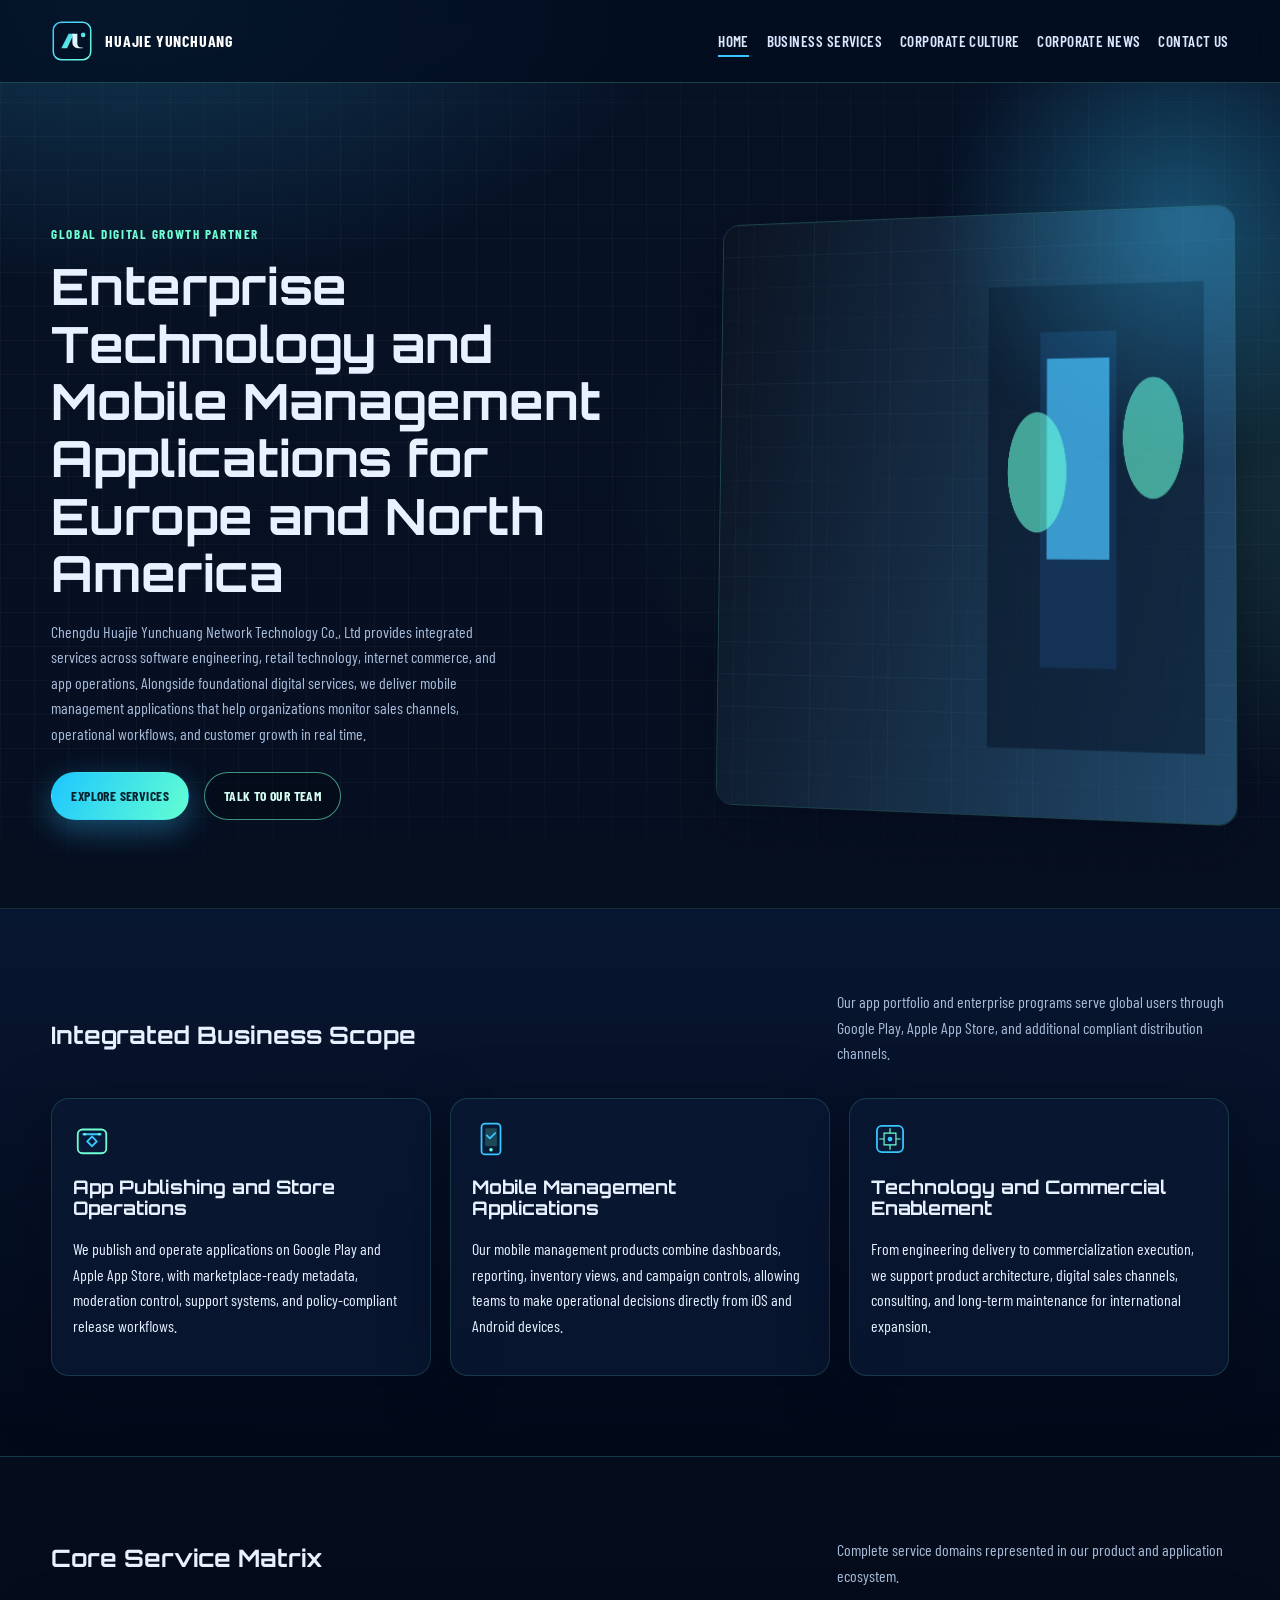
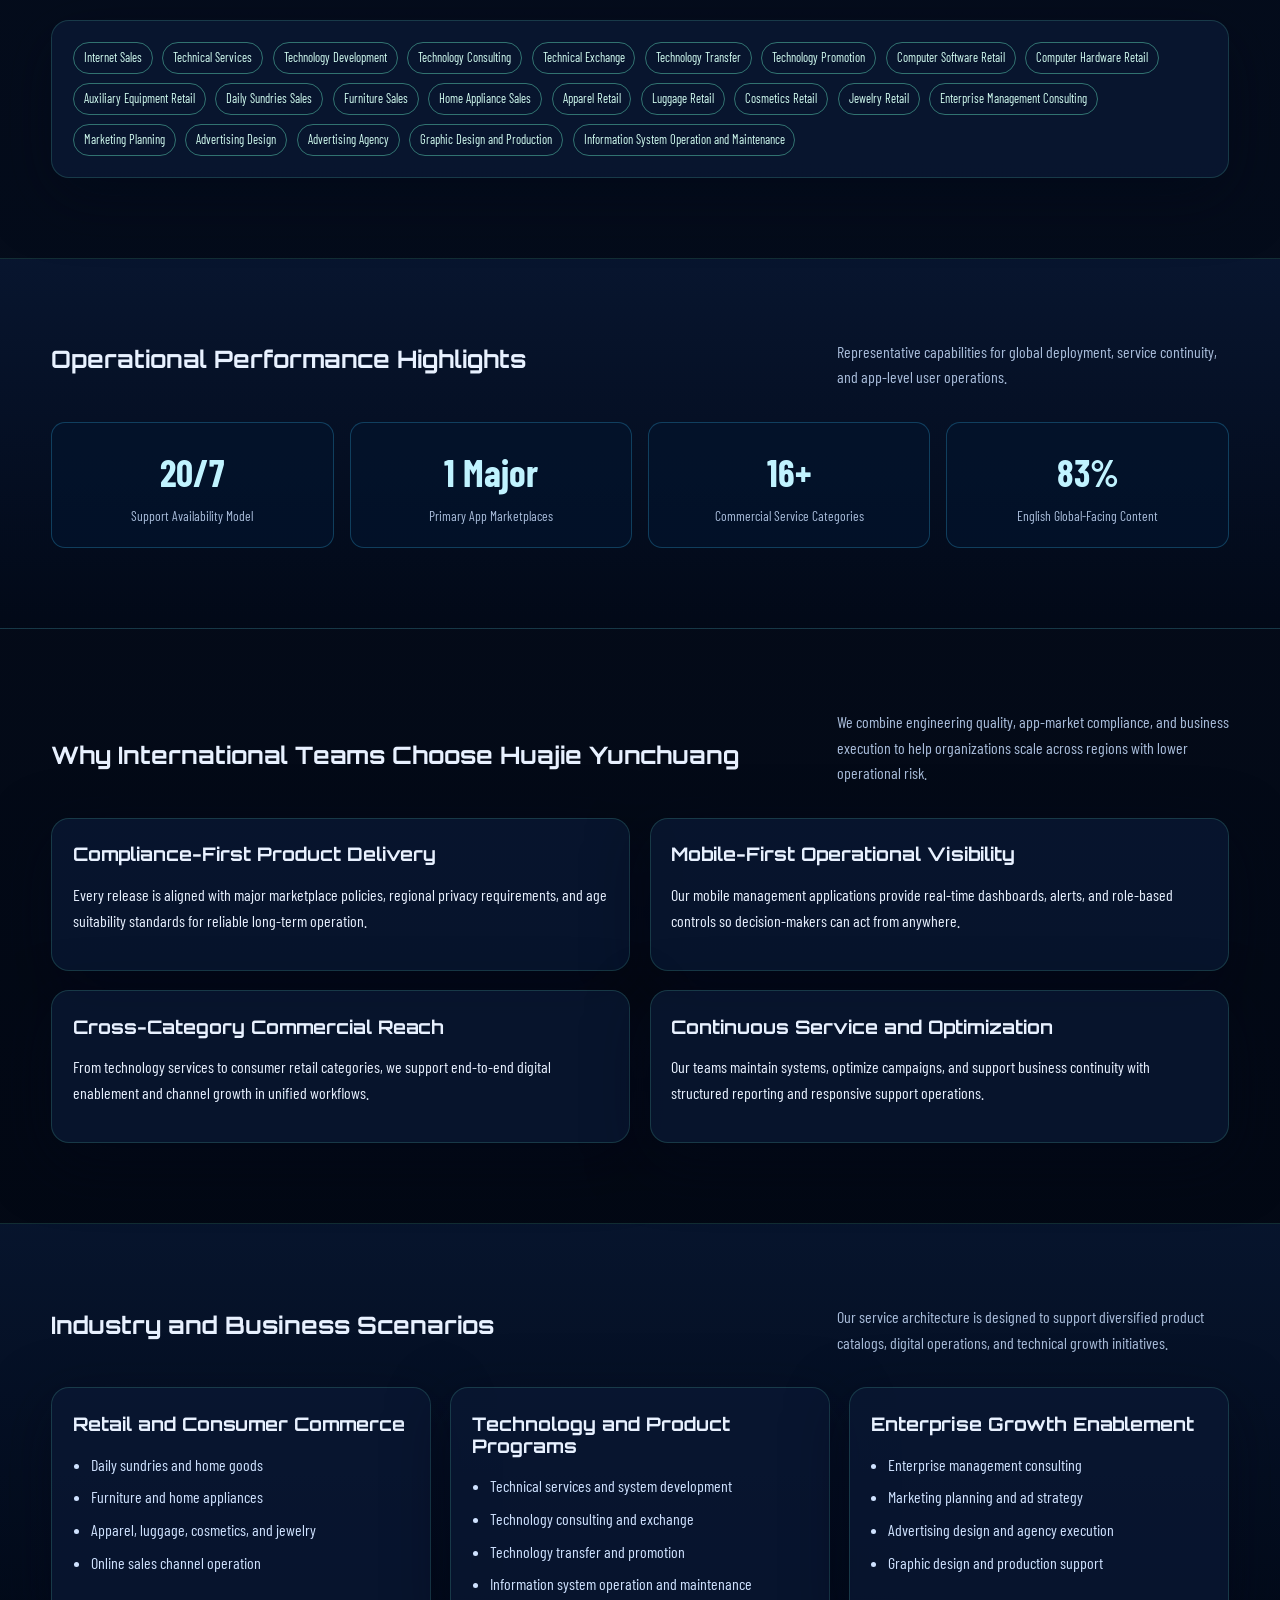
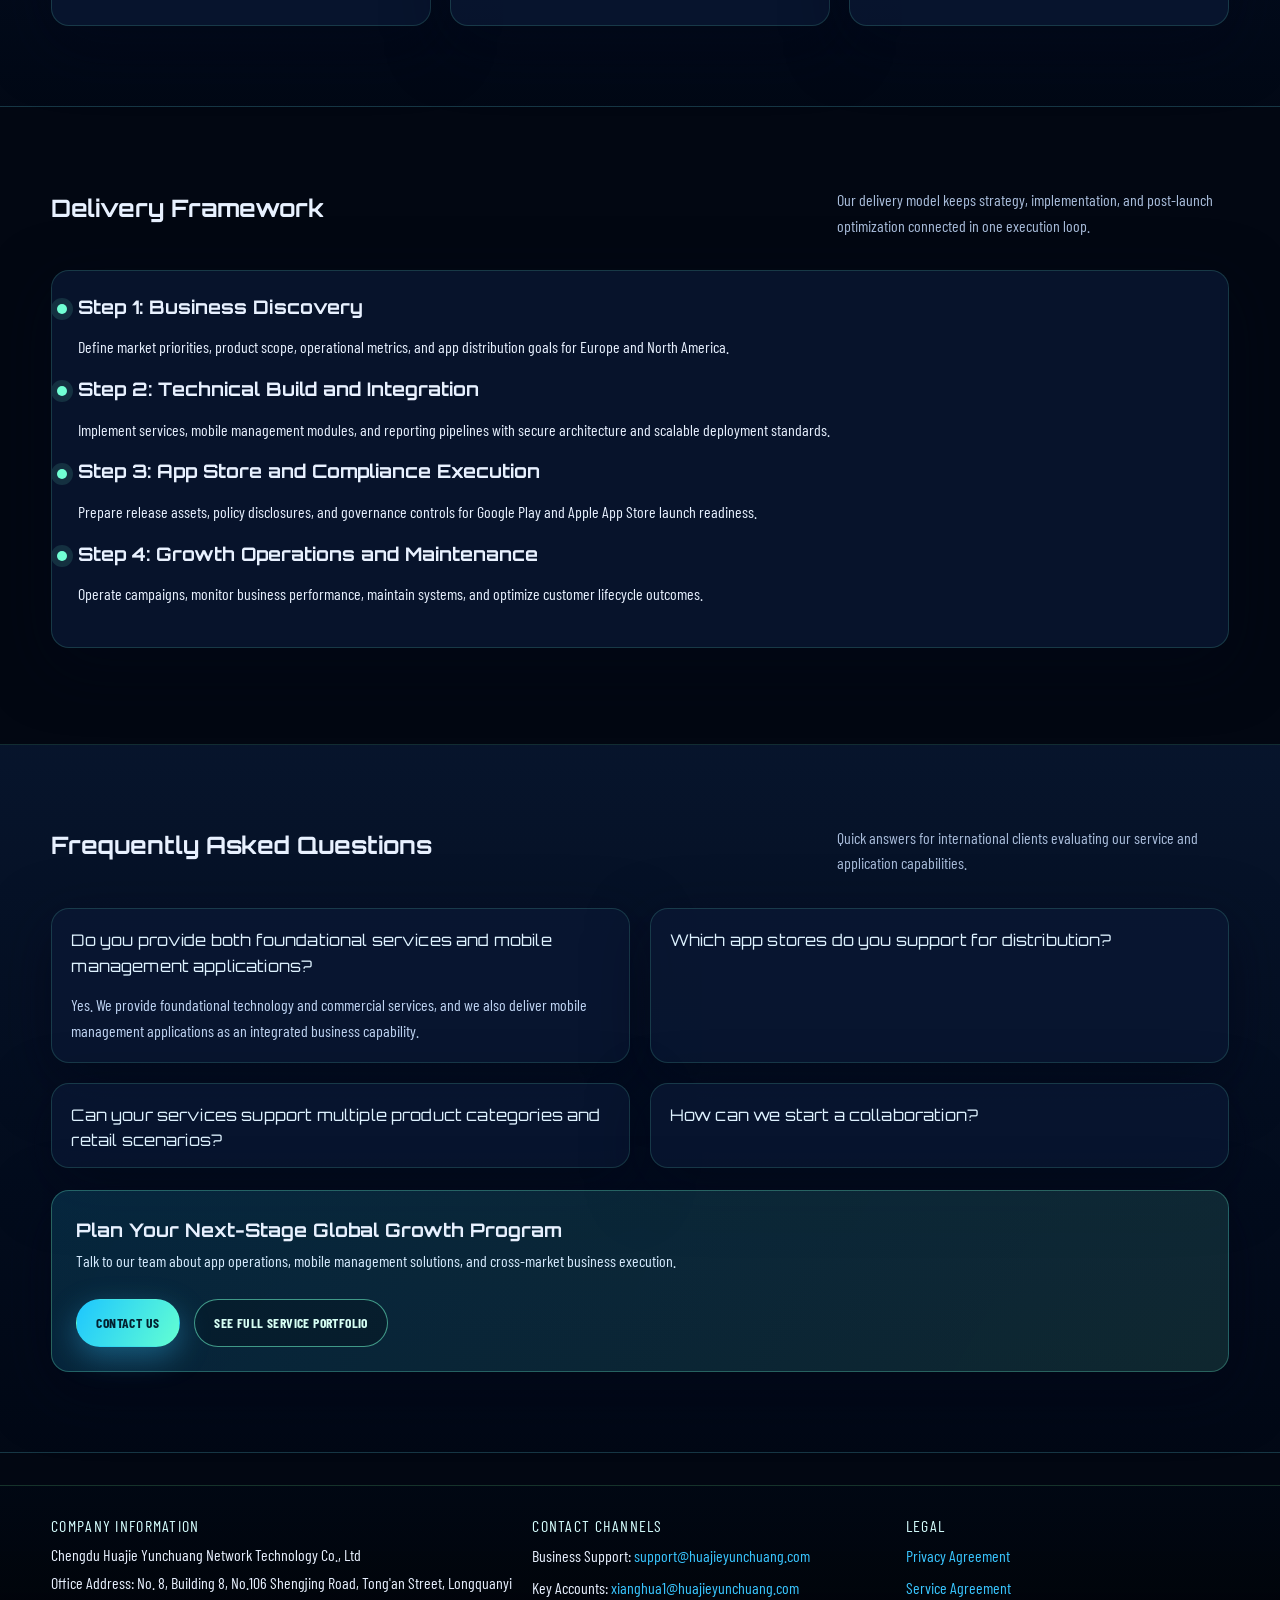
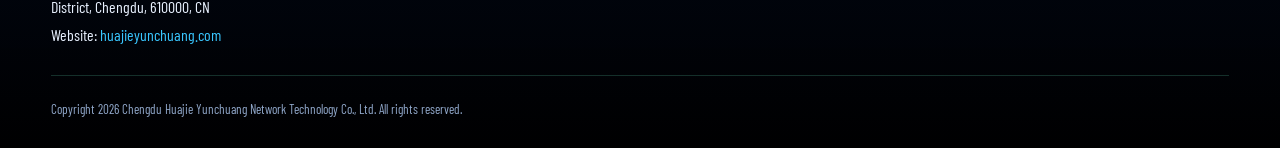
<file: index.html>
<!doctype html>
<html lang="en">
<head>
  <meta charset="utf-8">
  <meta http-equiv="x-ua-compatible" content="ie=edge">
  <meta name="viewport" content="width=device-width, initial-scale=1">
  <title>Chengdu Huajie Yunchuang Network Technology Co., Ltd | Digital Commerce and Mobile Management Applications</title>
  <meta name="description" content="Chengdu Huajie Yunchuang Network Technology Co., Ltd delivers digital commerce, software development, mobile management applications, and global app publishing services for European and North American markets.">
  <meta name="robots" content="index,follow,max-image-preview:large,max-snippet:-1,max-video-preview:-1">
  <meta name="googlebot" content="index,follow">
  <meta name="theme-color" content="#071226">
  <link rel="canonical" href="https://huajieyunchuang.com/">
  <meta property="og:type" content="website">
  <meta property="og:title" content="Chengdu Huajie Yunchuang Network Technology Co., Ltd">
  <meta property="og:description" content="Enterprise technology services, mobile management applications, and app publishing for global markets.">
  <meta property="og:url" content="https://huajieyunchuang.com/">
  <meta property="og:image" content="https://huajieyunchuang.com/images/hero-home-pro.png">
  <meta name="twitter:card" content="summary_large_image">
  <meta name="twitter:title" content="Chengdu Huajie Yunchuang Network Technology Co., Ltd">
  <meta name="twitter:description" content="Business services and mobile management applications for Europe and North America.">
  <meta name="twitter:image" content="https://huajieyunchuang.com/images/hero-home-pro.png">
  <link rel="icon" href="images/logo.svg" type="image/svg+xml">
  <link rel="stylesheet" href="css/style.css">
  <script type="application/ld+json">
  {
    "@context": "https://schema.org",
    "@type": "Organization",
    "name": "Chengdu Huajie Yunchuang Network Technology Co., Ltd",
    "url": "https://huajieyunchuang.com",
    "logo": "https://huajieyunchuang.com/images/logo.svg",
    "email": "support@huajieyunchuang.com",
    "address": {
      "@type": "PostalAddress",
      "streetAddress": "No. 8, Building 8, No.106 Shengjing Road, Tong'an Street, Longquanyi District",
      "addressLocality": "Chengdu",
      "postalCode": "610000",
      "addressCountry": "CN"
    },
    "sameAs": ["https://huajieyunchuang.com"]
  }
  </script>
</head>
<body>
  <header class="topbar">
    <div class="container topbar-inner">
      <a class="brand" href="index.html" aria-label="Go to homepage">
        <img src="images/logo.svg" alt="Huajie Yunchuang logo" width="42" height="42">
        <span>Huajie Yunchuang</span>
      </a>
      <nav aria-label="Main navigation">
        <button class="nav-toggle" data-nav-toggle aria-label="Open navigation menu">Menu</button>
        <ul class="nav-list" data-nav-list>
          <li><a class="active" href="index.html">Home</a></li>
          <li><a href="services.html">Business Services</a></li>
          <li><a href="culture.html">Corporate Culture</a></li>
          <li><a href="news.html">Corporate News</a></li>
          <li><a href="contact.html">Contact Us</a></li>
        </ul>
      </nav>
    </div>
  </header>

  <main>
    <section class="hero">
      <div class="container hero-grid">
        <div>
          <p class="kicker reveal">Global Digital Growth Partner</p>
          <h1 class="reveal delay-1">Enterprise Technology and Mobile Management Applications for Europe and North America</h1>
          <p class="lead reveal delay-2">
            Chengdu Huajie Yunchuang Network Technology Co., Ltd provides integrated services across software engineering, retail technology, internet commerce, and app operations. Alongside foundational digital services, we deliver mobile management applications that help organizations monitor sales channels, operational workflows, and customer growth in real time.
          </p>
          <div class="btn-row reveal delay-3">
            <a class="btn btn-primary" href="services.html">Explore Services</a>
            <a class="btn btn-secondary" href="contact.html">Talk to Our Team</a>
          </div>
        </div>
        <div class="hero-media reveal" data-parallax>
          <img src="images/hero-home-pro.png" alt="Digital commerce and mobile management solution visual" width="960" height="600">
        </div>
      </div>
    </section>

    <section class="section section-alt">
      <div class="container">
        <div class="section-head reveal">
          <h2>Integrated Business Scope</h2>
          <p>Our app portfolio and enterprise programs serve global users through Google Play, Apple App Store, and additional compliant distribution channels.</p>
        </div>
        <div class="grid-3">
          <article class="card reveal">
            <img class="icon" src="images/icon-store.svg" alt="App publishing icon" width="38" height="38">
            <h3>App Publishing and Store Operations</h3>
            <p>We publish and operate applications on Google Play and Apple App Store, with marketplace-ready metadata, moderation control, support systems, and policy-compliant release workflows.</p>
          </article>
          <article class="card reveal delay-1">
            <img class="icon" src="images/icon-mobile.svg" alt="Mobile management icon" width="38" height="38">
            <h3>Mobile Management Applications</h3>
            <p>Our mobile management products combine dashboards, reporting, inventory views, and campaign controls, allowing teams to make operational decisions directly from iOS and Android devices.</p>
          </article>
          <article class="card reveal delay-2">
            <img class="icon" src="images/icon-tech.svg" alt="Technology service icon" width="38" height="38">
            <h3>Technology and Commercial Enablement</h3>
            <p>From engineering delivery to commercialization execution, we support product architecture, digital sales channels, consulting, and long-term maintenance for international expansion.</p>
          </article>
        </div>
      </div>
    </section>

    <section class="section">
      <div class="container">
        <div class="section-head reveal">
          <h2>Core Service Matrix</h2>
          <p>Complete service domains represented in our product and application ecosystem.</p>
        </div>
        <div class="card reveal">
          <div class="badges">
            <span class="badge">Internet Sales</span>
            <span class="badge">Technical Services</span>
            <span class="badge">Technology Development</span>
            <span class="badge">Technology Consulting</span>
            <span class="badge">Technical Exchange</span>
            <span class="badge">Technology Transfer</span>
            <span class="badge">Technology Promotion</span>
            <span class="badge">Computer Software Retail</span>
            <span class="badge">Computer Hardware Retail</span>
            <span class="badge">Auxiliary Equipment Retail</span>
            <span class="badge">Daily Sundries Sales</span>
            <span class="badge">Furniture Sales</span>
            <span class="badge">Home Appliance Sales</span>
            <span class="badge">Apparel Retail</span>
            <span class="badge">Luggage Retail</span>
            <span class="badge">Cosmetics Retail</span>
            <span class="badge">Jewelry Retail</span>
            <span class="badge">Enterprise Management Consulting</span>
            <span class="badge">Marketing Planning</span>
            <span class="badge">Advertising Design</span>
            <span class="badge">Advertising Agency</span>
            <span class="badge">Graphic Design and Production</span>
            <span class="badge">Information System Operation and Maintenance</span>
          </div>
        </div>
      </div>
    </section>

    <section class="section section-alt">
      <div class="container">
        <div class="section-head reveal">
          <h2>Operational Performance Highlights</h2>
          <p>Representative capabilities for global deployment, service continuity, and app-level user operations.</p>
        </div>
        <div class="metrics">
          <div class="metric reveal"><strong data-count="24" data-suffix="/7">0</strong><span>Support Availability Model</span></div>
          <div class="metric reveal delay-1"><strong data-count="2" data-suffix=" Major">0</strong><span>Primary App Marketplaces</span></div>
          <div class="metric reveal delay-2"><strong data-count="20" data-suffix="+">0</strong><span>Commercial Service Categories</span></div>
          <div class="metric reveal delay-3"><strong data-count="100" data-suffix="%">0</strong><span>English Global-Facing Content</span></div>
        </div>
      </div>
    </section>

    <section class="section">
      <div class="container">
        <div class="section-head reveal">
          <h2>Why International Teams Choose Huajie Yunchuang</h2>
          <p>We combine engineering quality, app-market compliance, and business execution to help organizations scale across regions with lower operational risk.</p>
        </div>
        <div class="value-grid">
          <article class="card reveal">
            <h3>Compliance-First Product Delivery</h3>
            <p>Every release is aligned with major marketplace policies, regional privacy requirements, and age suitability standards for reliable long-term operation.</p>
          </article>
          <article class="card reveal delay-1">
            <h3>Mobile-First Operational Visibility</h3>
            <p>Our mobile management applications provide real-time dashboards, alerts, and role-based controls so decision-makers can act from anywhere.</p>
          </article>
          <article class="card reveal delay-2">
            <h3>Cross-Category Commercial Reach</h3>
            <p>From technology services to consumer retail categories, we support end-to-end digital enablement and channel growth in unified workflows.</p>
          </article>
          <article class="card reveal delay-3">
            <h3>Continuous Service and Optimization</h3>
            <p>Our teams maintain systems, optimize campaigns, and support business continuity with structured reporting and responsive support operations.</p>
          </article>
        </div>
      </div>
    </section>

    <section class="section section-alt">
      <div class="container">
        <div class="section-head reveal">
          <h2>Industry and Business Scenarios</h2>
          <p>Our service architecture is designed to support diversified product catalogs, digital operations, and technical growth initiatives.</p>
        </div>
        <div class="grid-3">
          <article class="card reveal">
            <h3>Retail and Consumer Commerce</h3>
            <ul class="plain-list">
              <li>Daily sundries and home goods</li>
              <li>Furniture and home appliances</li>
              <li>Apparel, luggage, cosmetics, and jewelry</li>
              <li>Online sales channel operation</li>
            </ul>
          </article>
          <article class="card reveal delay-1">
            <h3>Technology and Product Programs</h3>
            <ul class="plain-list">
              <li>Technical services and system development</li>
              <li>Technology consulting and exchange</li>
              <li>Technology transfer and promotion</li>
              <li>Information system operation and maintenance</li>
            </ul>
          </article>
          <article class="card reveal delay-2">
            <h3>Enterprise Growth Enablement</h3>
            <ul class="plain-list">
              <li>Enterprise management consulting</li>
              <li>Marketing planning and ad strategy</li>
              <li>Advertising design and agency execution</li>
              <li>Graphic design and production support</li>
            </ul>
          </article>
        </div>
      </div>
    </section>

    <section class="section">
      <div class="container">
        <div class="section-head reveal">
          <h2>Delivery Framework</h2>
          <p>Our delivery model keeps strategy, implementation, and post-launch optimization connected in one execution loop.</p>
        </div>
        <div class="timeline card reveal">
          <div class="timeline-item">
            <h3>Step 1: Business Discovery</h3>
            <p>Define market priorities, product scope, operational metrics, and app distribution goals for Europe and North America.</p>
          </div>
          <div class="timeline-item">
            <h3>Step 2: Technical Build and Integration</h3>
            <p>Implement services, mobile management modules, and reporting pipelines with secure architecture and scalable deployment standards.</p>
          </div>
          <div class="timeline-item">
            <h3>Step 3: App Store and Compliance Execution</h3>
            <p>Prepare release assets, policy disclosures, and governance controls for Google Play and Apple App Store launch readiness.</p>
          </div>
          <div class="timeline-item">
            <h3>Step 4: Growth Operations and Maintenance</h3>
            <p>Operate campaigns, monitor business performance, maintain systems, and optimize customer lifecycle outcomes.</p>
          </div>
        </div>
      </div>
    </section>

    <section class="section section-alt">
      <div class="container">
        <div class="section-head reveal">
          <h2>Frequently Asked Questions</h2>
          <p>Quick answers for international clients evaluating our service and application capabilities.</p>
        </div>
        <div class="faq-grid">
          <details class="card reveal" open>
            <summary>Do you provide both foundational services and mobile management applications?</summary>
            <p>Yes. We provide foundational technology and commercial services, and we also deliver mobile management applications as an integrated business capability.</p>
          </details>
          <details class="card reveal delay-1">
            <summary>Which app stores do you support for distribution?</summary>
            <p>We support Google Play and Apple App Store publishing workflows, including release preparation, policy alignment, and operational follow-up.</p>
          </details>
          <details class="card reveal delay-2">
            <summary>Can your services support multiple product categories and retail scenarios?</summary>
            <p>Yes. Our service scope covers internet sales, technology offerings, and multiple retail categories including home goods, apparel, cosmetics, jewelry, and more.</p>
          </details>
          <details class="card reveal delay-3">
            <summary>How can we start a collaboration?</summary>
            <p>Contact our team through business support or key account channels and we will schedule a structured discovery session.</p>
          </details>
        </div>
        <div class="cta-panel reveal">
          <h3>Plan Your Next-Stage Global Growth Program</h3>
          <p>Talk to our team about app operations, mobile management solutions, and cross-market business execution.</p>
          <div class="btn-row">
            <a class="btn btn-primary" href="contact.html">Contact Us</a>
            <a class="btn btn-secondary" href="services.html">See Full Service Portfolio</a>
          </div>
        </div>
      </div>
    </section>
  </main>

  <footer>
    <div class="container footer-grid">
      <div>
        <p class="footer-title">Company Information</p>
        <p>Chengdu Huajie Yunchuang Network Technology Co., Ltd</p>
        <p class="contact-row">Office Address: No. 8, Building 8, No.106 Shengjing Road, Tong'an Street, Longquanyi District, Chengdu, 610000, CN</p>
        <p class="contact-row">Website: <a href="https://huajieyunchuang.com" rel="noopener">huajieyunchuang.com</a></p>
      </div>
      <div>
        <p class="footer-title">Contact Channels</p>
        <ul class="footer-links">
          <li>Business Support: <a href="mailto:support@huajieyunchuang.com">support@huajieyunchuang.com</a></li>
          <li>Key Accounts: <a href="mailto:xianghua1@huajieyunchuang.com">xianghua1@huajieyunchuang.com</a></li>
        </ul>
      </div>
      <div>
        <p class="footer-title">Legal</p>
        <ul class="footer-links">
          <li><a href="privacy.html">Privacy Agreement</a></li>
          <li><a href="terms.html">Service Agreement</a></li>
        </ul>
      </div>
    </div>
    <div class="container subfooter">
      <p>Copyright 2026 Chengdu Huajie Yunchuang Network Technology Co., Ltd. All rights reserved.</p>
    </div>
  </footer>

  <script src="js/main.js" defer></script>
</body>
</html>
</file>
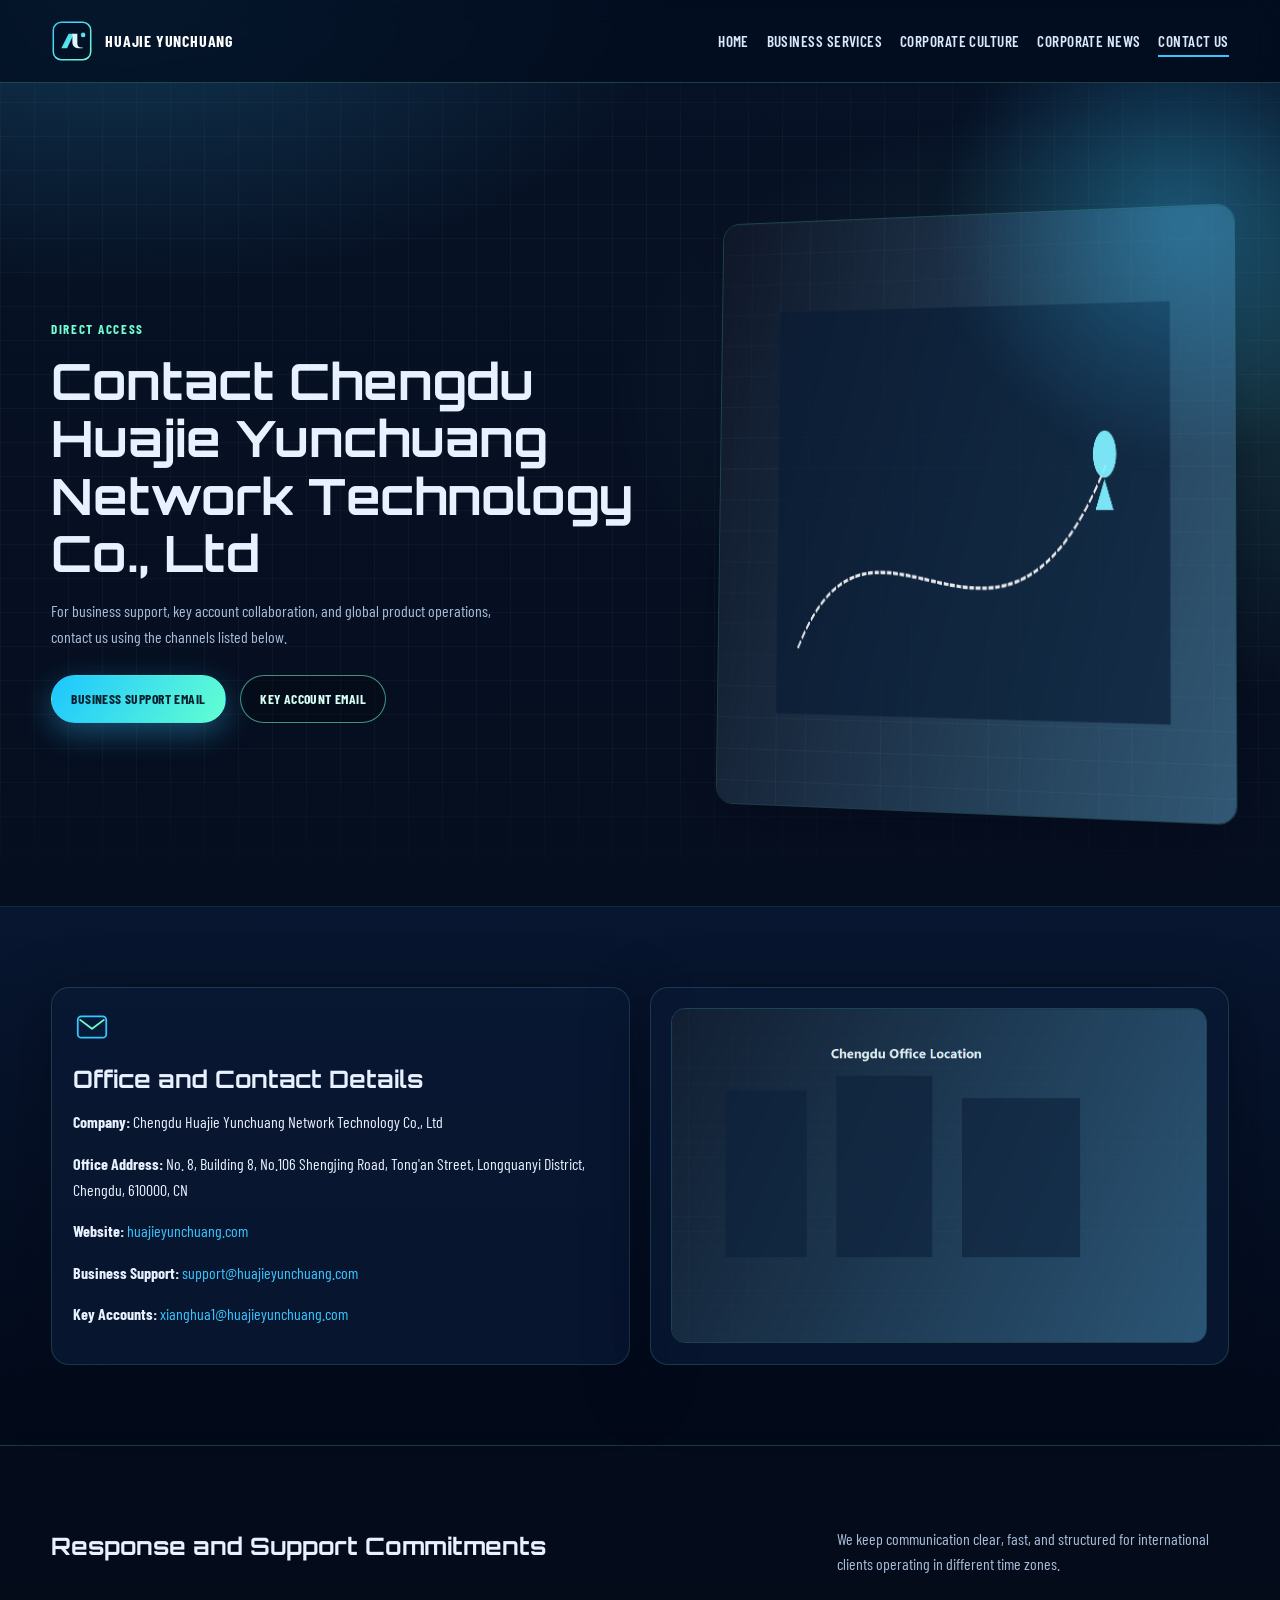
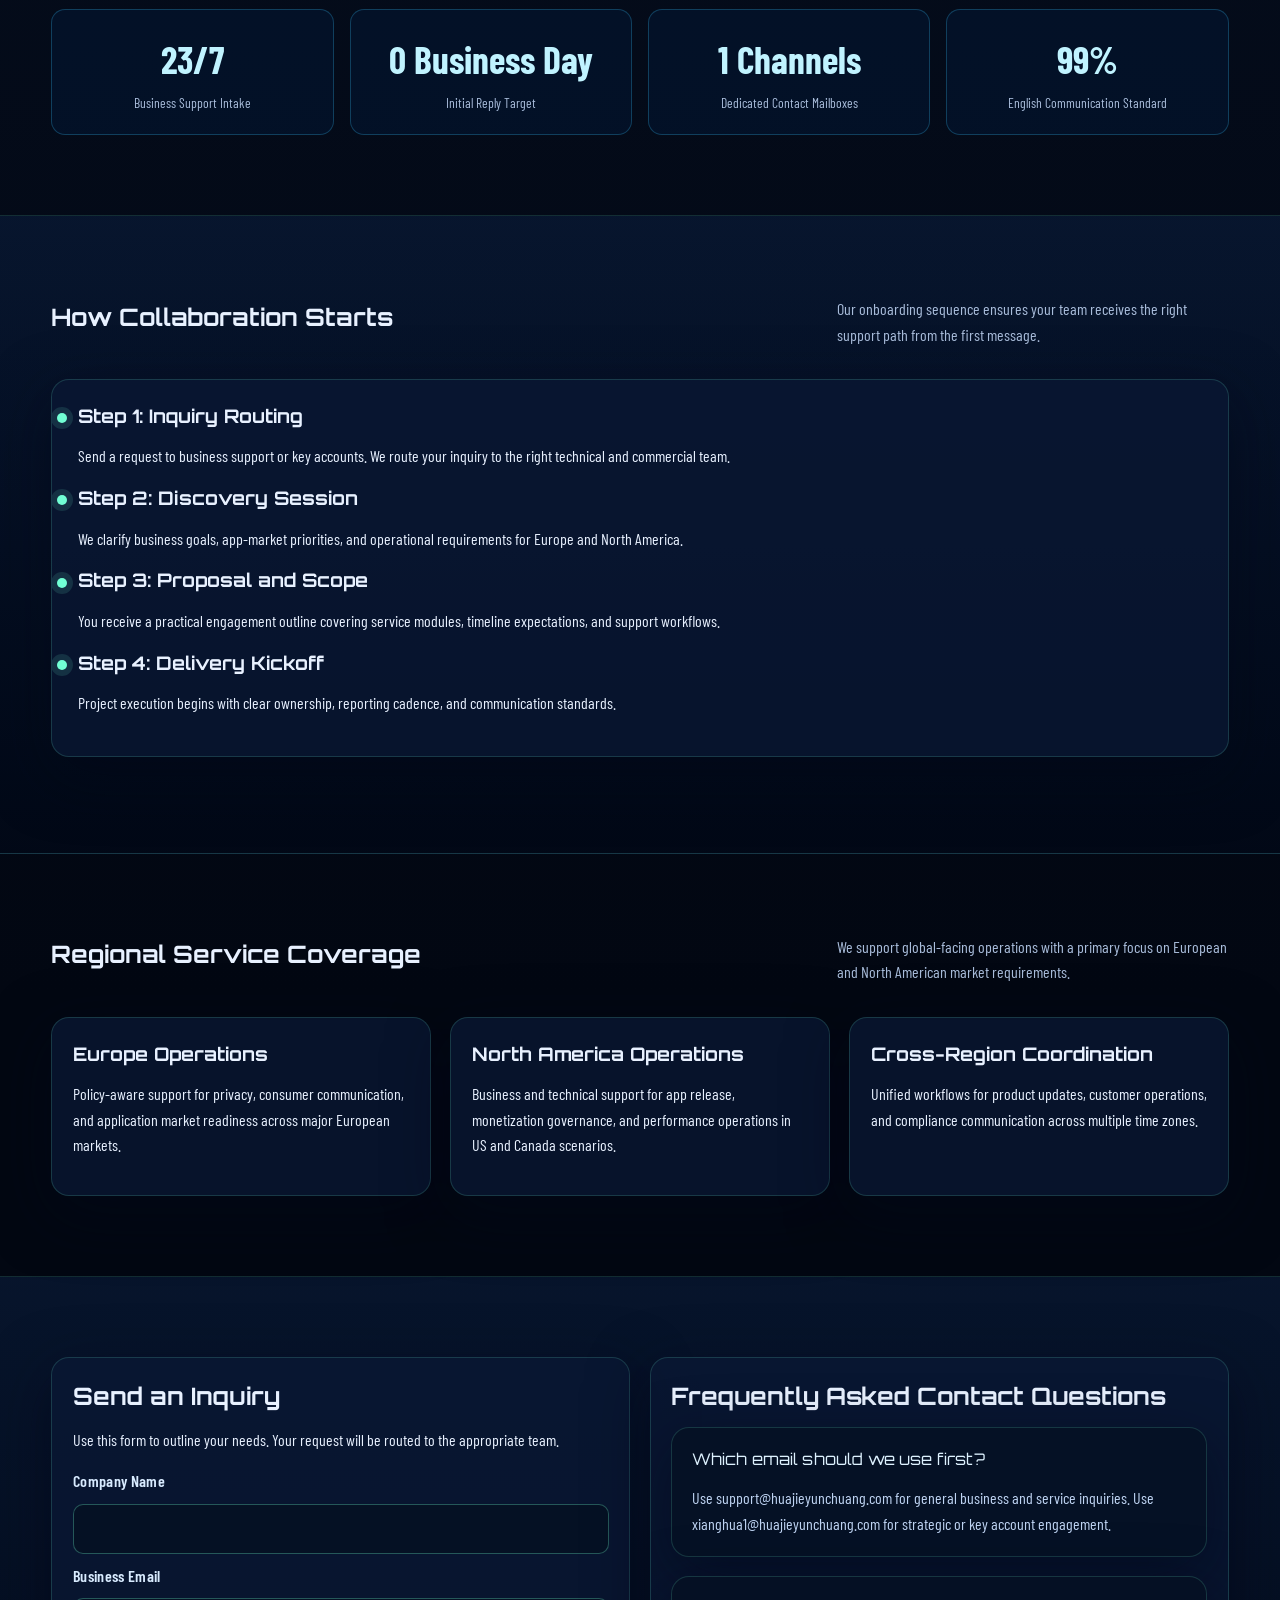
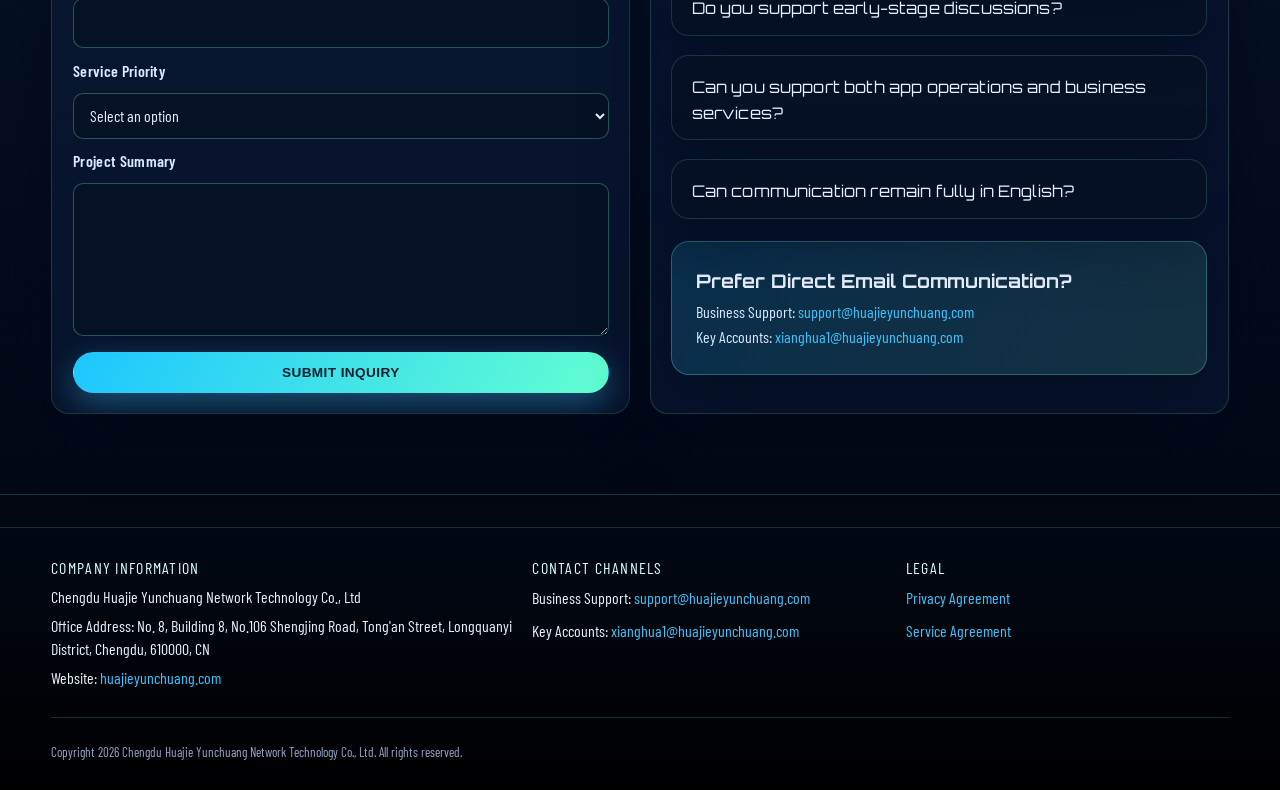
<file: contact.html>
<!doctype html>
<html lang="en">
<head>
  <meta charset="utf-8">
  <meta http-equiv="x-ua-compatible" content="ie=edge">
  <meta name="viewport" content="width=device-width, initial-scale=1">
  <title>Contact Us | Chengdu Huajie Yunchuang Network Technology Co., Ltd</title>
  <meta name="description" content="Contact Chengdu Huajie Yunchuang for business support and key account inquiries in Europe and North America.">
  <meta name="robots" content="index,follow,max-image-preview:large,max-snippet:-1,max-video-preview:-1">
  <link rel="canonical" href="https://huajieyunchuang.com/contact.html">
  <meta property="og:type" content="website">
  <meta property="og:title" content="Contact Us | Huajie Yunchuang">
  <meta property="og:description" content="Office address, support mailbox, and key account mailbox for global enterprise collaboration.">
  <meta property="og:url" content="https://huajieyunchuang.com/contact.html">
  <meta property="og:image" content="https://huajieyunchuang.com/images/hero-contact-pro.png">
  <link rel="icon" href="images/logo.svg" type="image/svg+xml">
  <link rel="stylesheet" href="css/style.css">
  <script type="application/ld+json">
  {
    "@context": "https://schema.org",
    "@type": "ContactPage",
    "name": "Contact Us",
    "url": "https://huajieyunchuang.com/contact.html",
    "mainEntity": {
      "@type": "Organization",
      "name": "Chengdu Huajie Yunchuang Network Technology Co., Ltd",
      "email": "support@huajieyunchuang.com"
    }
  }
  </script>
</head>
<body>
  <header class="topbar">
    <div class="container topbar-inner">
      <a class="brand" href="index.html" aria-label="Go to homepage">
        <img src="images/logo.svg" alt="Huajie Yunchuang logo" width="42" height="42">
        <span>Huajie Yunchuang</span>
      </a>
      <nav aria-label="Main navigation">
        <button class="nav-toggle" data-nav-toggle aria-label="Open navigation menu">Menu</button>
        <ul class="nav-list" data-nav-list>
          <li><a href="index.html">Home</a></li>
          <li><a href="services.html">Business Services</a></li>
          <li><a href="culture.html">Corporate Culture</a></li>
          <li><a href="news.html">Corporate News</a></li>
          <li><a class="active" href="contact.html">Contact Us</a></li>
        </ul>
      </nav>
    </div>
  </header>

  <main>
    <section class="hero">
      <div class="container hero-grid">
        <div>
          <p class="kicker reveal">Direct Access</p>
          <h1 class="reveal delay-1">Contact Chengdu Huajie Yunchuang Network Technology Co., Ltd</h1>
          <p class="lead reveal delay-2">For business support, key account collaboration, and global product operations, contact us using the channels listed below.</p>
          <div class="btn-row reveal delay-3">
            <a class="btn btn-primary" href="mailto:support@huajieyunchuang.com">Business Support Email</a>
            <a class="btn btn-secondary" href="mailto:xianghua1@huajieyunchuang.com">Key Account Email</a>
          </div>
        </div>
        <div class="hero-media reveal" data-parallax>
          <img src="images/hero-contact-pro.png" alt="Contact and global support visual" width="960" height="600">
        </div>
      </div>
    </section>

    <section class="section section-alt">
      <div class="container contact-grid">
        <article class="card reveal">
          <img class="icon" src="images/icon-contact.svg" alt="Contact icon" width="38" height="38">
          <h2>Office and Contact Details</h2>
          <p><strong>Company:</strong> Chengdu Huajie Yunchuang Network Technology Co., Ltd</p>
          <p><strong>Office Address:</strong> No. 8, Building 8, No.106 Shengjing Road, Tong'an Street, Longquanyi District, Chengdu, 610000, CN</p>
          <p><strong>Website:</strong> <a href="https://huajieyunchuang.com" rel="noopener">huajieyunchuang.com</a></p>
          <p><strong>Business Support:</strong> <a href="mailto:support@huajieyunchuang.com">support@huajieyunchuang.com</a></p>
          <p><strong>Key Accounts:</strong> <a href="mailto:xianghua1@huajieyunchuang.com">xianghua1@huajieyunchuang.com</a></p>
        </article>
        <article class="card map-box reveal delay-1">
          <img src="images/office-location-pro.png" alt="Office location region illustration" width="960" height="600">
        </article>
      </div>
    </section>

    <section class="section">
      <div class="container">
        <div class="section-head reveal">
          <h2>Response and Support Commitments</h2>
          <p>We keep communication clear, fast, and structured for international clients operating in different time zones.</p>
        </div>
        <div class="metrics contact-metrics">
          <div class="metric reveal"><strong data-count="24" data-suffix="/7">0</strong><span>Business Support Intake</span></div>
          <div class="metric reveal delay-1"><strong data-count="1" data-suffix=" Business Day">0</strong><span>Initial Reply Target</span></div>
          <div class="metric reveal delay-2"><strong data-count="2" data-suffix=" Channels">0</strong><span>Dedicated Contact Mailboxes</span></div>
          <div class="metric reveal delay-3"><strong data-count="100" data-suffix="%">0</strong><span>English Communication Standard</span></div>
        </div>
      </div>
    </section>

    <section class="section section-alt">
      <div class="container">
        <div class="section-head reveal">
          <h2>How Collaboration Starts</h2>
          <p>Our onboarding sequence ensures your team receives the right support path from the first message.</p>
        </div>
        <div class="timeline card reveal">
          <div class="timeline-item">
            <h3>Step 1: Inquiry Routing</h3>
            <p>Send a request to business support or key accounts. We route your inquiry to the right technical and commercial team.</p>
          </div>
          <div class="timeline-item">
            <h3>Step 2: Discovery Session</h3>
            <p>We clarify business goals, app-market priorities, and operational requirements for Europe and North America.</p>
          </div>
          <div class="timeline-item">
            <h3>Step 3: Proposal and Scope</h3>
            <p>You receive a practical engagement outline covering service modules, timeline expectations, and support workflows.</p>
          </div>
          <div class="timeline-item">
            <h3>Step 4: Delivery Kickoff</h3>
            <p>Project execution begins with clear ownership, reporting cadence, and communication standards.</p>
          </div>
        </div>
      </div>
    </section>

    <section class="section">
      <div class="container">
        <div class="section-head reveal">
          <h2>Regional Service Coverage</h2>
          <p>We support global-facing operations with a primary focus on European and North American market requirements.</p>
        </div>
        <div class="grid-3">
          <article class="card reveal">
            <h3>Europe Operations</h3>
            <p>Policy-aware support for privacy, consumer communication, and application market readiness across major European markets.</p>
          </article>
          <article class="card reveal delay-1">
            <h3>North America Operations</h3>
            <p>Business and technical support for app release, monetization governance, and performance operations in US and Canada scenarios.</p>
          </article>
          <article class="card reveal delay-2">
            <h3>Cross-Region Coordination</h3>
            <p>Unified workflows for product updates, customer operations, and compliance communication across multiple time zones.</p>
          </article>
        </div>
      </div>
    </section>

    <section class="section section-alt">
      <div class="container contact-grid">
        <article class="card reveal">
          <h2>Send an Inquiry</h2>
          <p>Use this form to outline your needs. Your request will be routed to the appropriate team.</p>
          <form class="contact-form" action="mailto:support@huajieyunchuang.com" method="post" enctype="text/plain">
            <label for="companyName">Company Name</label>
            <input id="companyName" name="Company Name" type="text" required>

            <label for="contactEmail">Business Email</label>
            <input id="contactEmail" name="Business Email" type="email" required>

            <label for="serviceNeed">Service Priority</label>
            <select id="serviceNeed" name="Service Priority" required>
              <option value="">Select an option</option>
              <option value="App Publishing and Operations">App Publishing and Operations</option>
              <option value="Mobile Management Applications">Mobile Management Applications</option>
              <option value="Technical Services and Development">Technical Services and Development</option>
              <option value="Enterprise Consulting and Marketing">Enterprise Consulting and Marketing</option>
            </select>

            <label for="message">Project Summary</label>
            <textarea id="message" name="Project Summary" rows="5" required></textarea>

            <button class="btn btn-primary" type="submit">Submit Inquiry</button>
          </form>
        </article>

        <article class="card reveal delay-1">
          <h2>Frequently Asked Contact Questions</h2>
          <div class="faq-grid contact-faq">
            <details class="card" open>
              <summary>Which email should we use first?</summary>
              <p>Use support@huajieyunchuang.com for general business and service inquiries. Use xianghua1@huajieyunchuang.com for strategic or key account engagement.</p>
            </details>
            <details class="card">
              <summary>Do you support early-stage discussions?</summary>
              <p>Yes. We can begin with a discovery conversation and define a phased implementation roadmap based on your priorities.</p>
            </details>
            <details class="card">
              <summary>Can you support both app operations and business services?</summary>
              <p>Yes. We provide integrated support from app publishing and compliance through technology delivery and operational optimization.</p>
            </details>
            <details class="card">
              <summary>Can communication remain fully in English?</summary>
              <p>Yes. For global-facing clients, communication and service documentation can be maintained fully in English.</p>
            </details>
          </div>
          <div class="cta-panel">
            <h3>Prefer Direct Email Communication?</h3>
            <p>Business Support: <a href="mailto:support@huajieyunchuang.com">support@huajieyunchuang.com</a><br>Key Accounts: <a href="mailto:xianghua1@huajieyunchuang.com">xianghua1@huajieyunchuang.com</a></p>
          </div>
        </article>
      </div>
    </section>
  </main>

  <footer>
    <div class="container footer-grid">
      <div>
        <p class="footer-title">Company Information</p>
        <p>Chengdu Huajie Yunchuang Network Technology Co., Ltd</p>
        <p class="contact-row">Office Address: No. 8, Building 8, No.106 Shengjing Road, Tong'an Street, Longquanyi District, Chengdu, 610000, CN</p>
        <p class="contact-row">Website: <a href="https://huajieyunchuang.com" rel="noopener">huajieyunchuang.com</a></p>
      </div>
      <div>
        <p class="footer-title">Contact Channels</p>
        <ul class="footer-links">
          <li>Business Support: <a href="mailto:support@huajieyunchuang.com">support@huajieyunchuang.com</a></li>
          <li>Key Accounts: <a href="mailto:xianghua1@huajieyunchuang.com">xianghua1@huajieyunchuang.com</a></li>
        </ul>
      </div>
      <div>
        <p class="footer-title">Legal</p>
        <ul class="footer-links">
          <li><a href="privacy.html">Privacy Agreement</a></li>
          <li><a href="terms.html">Service Agreement</a></li>
        </ul>
      </div>
    </div>
    <div class="container subfooter">
      <p>Copyright 2026 Chengdu Huajie Yunchuang Network Technology Co., Ltd. All rights reserved.</p>
    </div>
  </footer>

  <script src="js/main.js" defer></script>
</body>
</html>
</file>
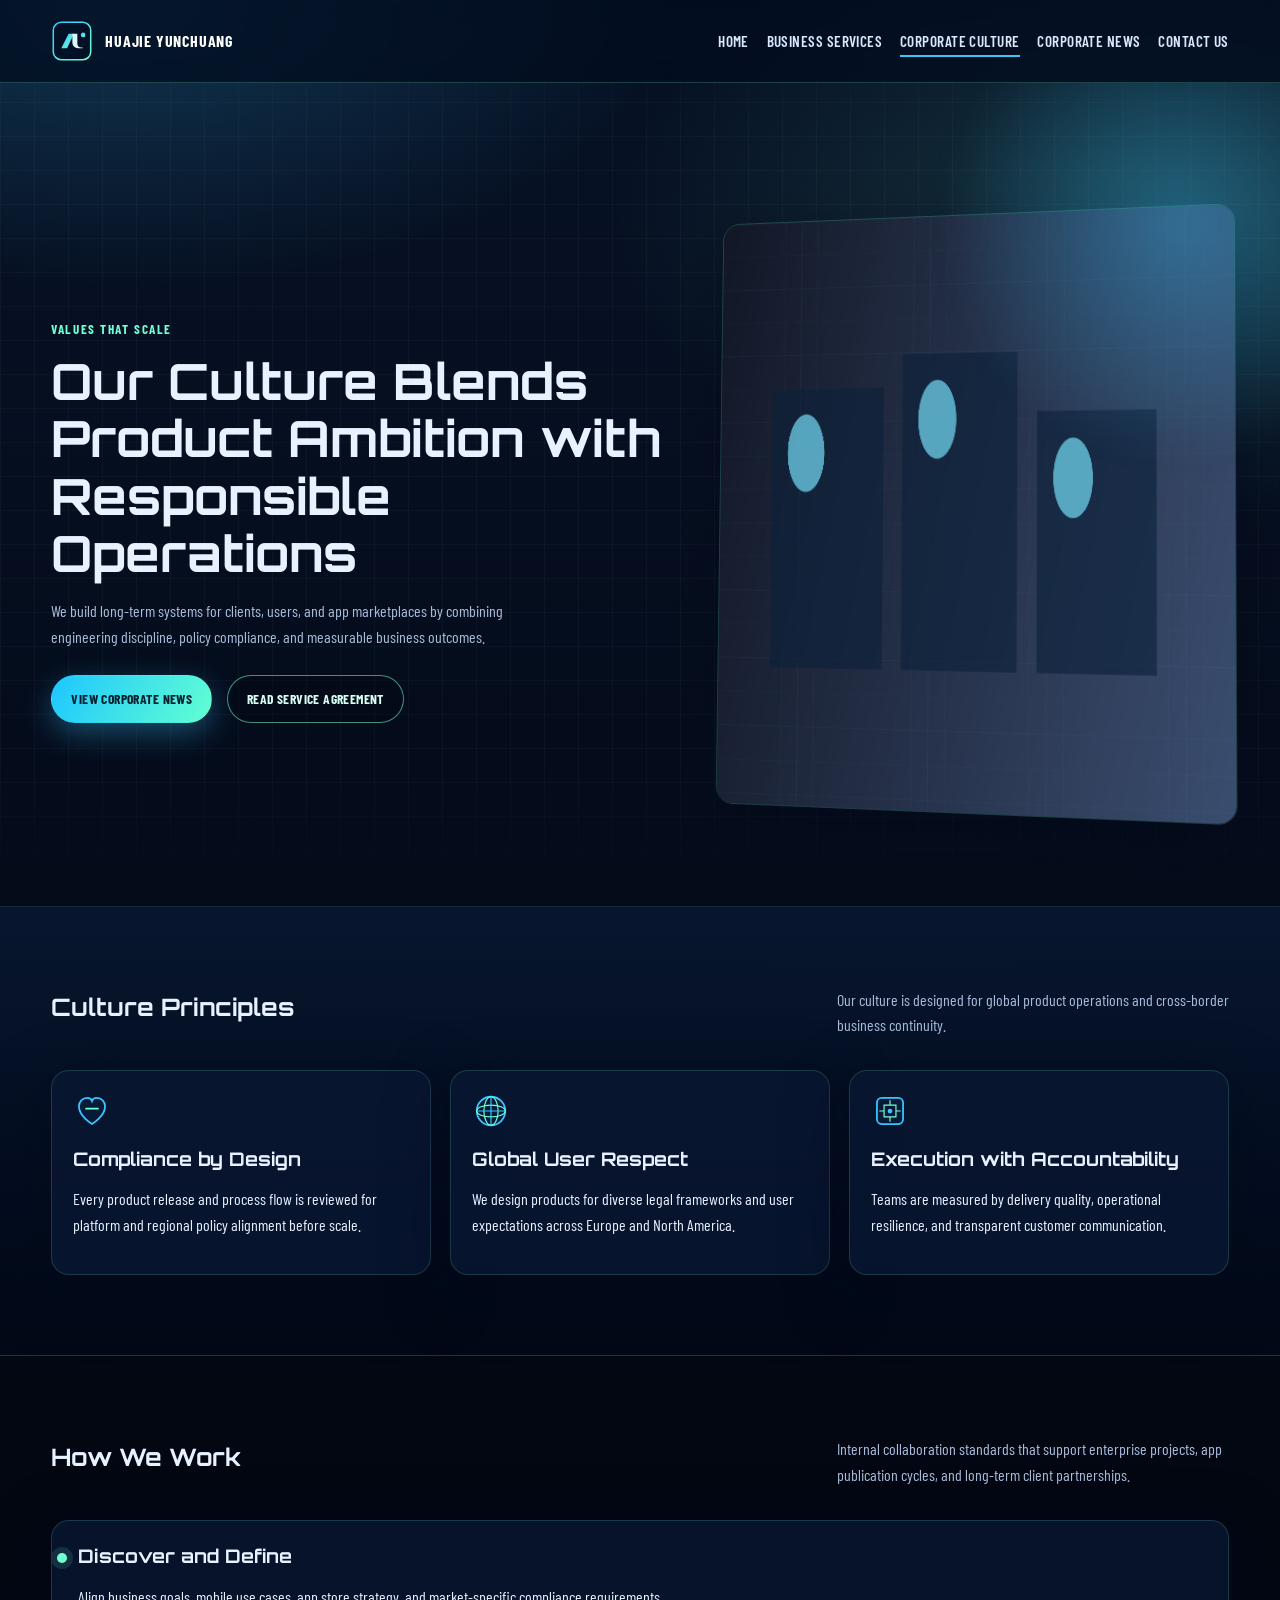
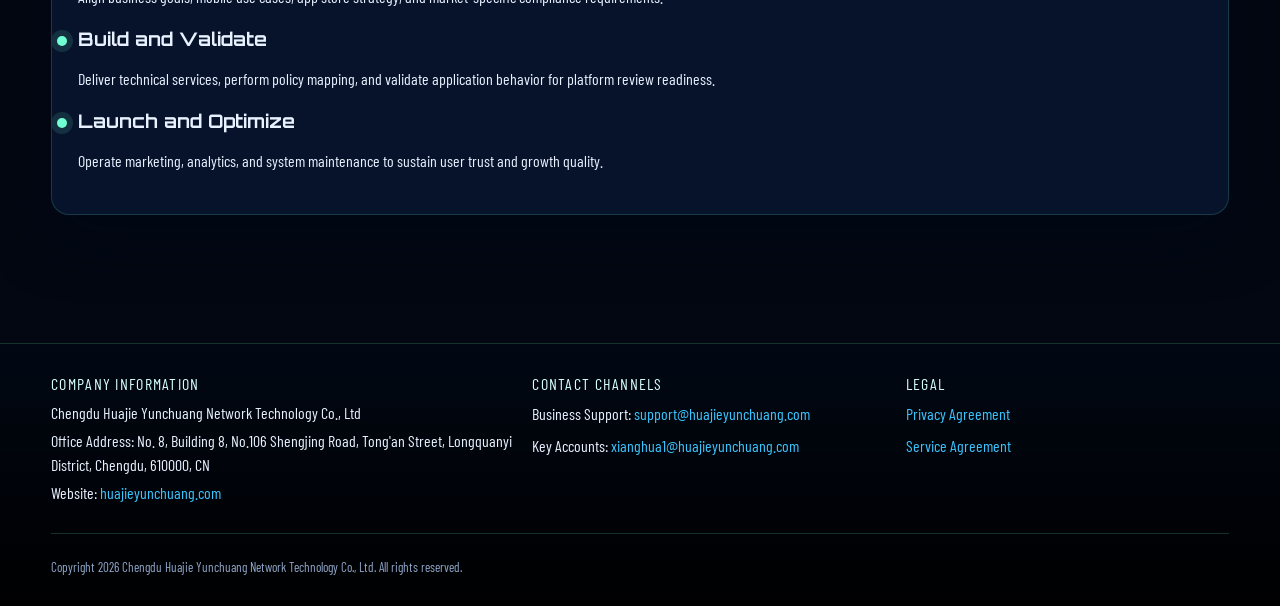
<file: culture.html>
<!doctype html>
<html lang="en">
<head>
  <meta charset="utf-8">
  <meta http-equiv="x-ua-compatible" content="ie=edge">
  <meta name="viewport" content="width=device-width, initial-scale=1">
  <title>Corporate Culture | Chengdu Huajie Yunchuang Network Technology Co., Ltd</title>
  <meta name="description" content="Corporate culture of Chengdu Huajie Yunchuang: compliance-first innovation, global responsibility, user trust, and long-term value creation.">
  <meta name="robots" content="index,follow,max-image-preview:large,max-snippet:-1,max-video-preview:-1">
  <link rel="canonical" href="https://huajieyunchuang.com/culture.html">
  <meta property="og:type" content="website">
  <meta property="og:title" content="Corporate Culture | Huajie Yunchuang">
  <meta property="og:description" content="How we build products, teams, and global trust for enterprise clients and mobile app users.">
  <meta property="og:url" content="https://huajieyunchuang.com/culture.html">
  <meta property="og:image" content="https://huajieyunchuang.com/images/hero-culture-pro.png">
  <link rel="icon" href="images/logo.svg" type="image/svg+xml">
  <link rel="stylesheet" href="css/style.css">
</head>
<body>
  <header class="topbar">
    <div class="container topbar-inner">
      <a class="brand" href="index.html" aria-label="Go to homepage">
        <img src="images/logo.svg" alt="Huajie Yunchuang logo" width="42" height="42">
        <span>Huajie Yunchuang</span>
      </a>
      <nav aria-label="Main navigation">
        <button class="nav-toggle" data-nav-toggle aria-label="Open navigation menu">Menu</button>
        <ul class="nav-list" data-nav-list>
          <li><a href="index.html">Home</a></li>
          <li><a href="services.html">Business Services</a></li>
          <li><a class="active" href="culture.html">Corporate Culture</a></li>
          <li><a href="news.html">Corporate News</a></li>
          <li><a href="contact.html">Contact Us</a></li>
        </ul>
      </nav>
    </div>
  </header>

  <main>
    <section class="hero">
      <div class="container hero-grid">
        <div>
          <p class="kicker reveal">Values That Scale</p>
          <h1 class="reveal delay-1">Our Culture Blends Product Ambition with Responsible Operations</h1>
          <p class="lead reveal delay-2">We build long-term systems for clients, users, and app marketplaces by combining engineering discipline, policy compliance, and measurable business outcomes.</p>
          <div class="btn-row reveal delay-3">
            <a class="btn btn-primary" href="news.html">View Corporate News</a>
            <a class="btn btn-secondary" href="terms.html">Read Service Agreement</a>
          </div>
        </div>
        <div class="hero-media reveal" data-parallax>
          <img src="images/hero-culture-pro.png" alt="Corporate culture visual" width="960" height="600">
        </div>
      </div>
    </section>

    <section class="section section-alt">
      <div class="container">
        <div class="section-head reveal">
          <h2>Culture Principles</h2>
          <p>Our culture is designed for global product operations and cross-border business continuity.</p>
        </div>
        <div class="grid-3">
          <article class="card reveal">
            <img class="icon" src="images/icon-culture.svg" alt="Integrity icon" width="38" height="38">
            <h3>Compliance by Design</h3>
            <p>Every product release and process flow is reviewed for platform and regional policy alignment before scale.</p>
          </article>
          <article class="card reveal delay-1">
            <img class="icon" src="images/icon-global.svg" alt="Global icon" width="38" height="38">
            <h3>Global User Respect</h3>
            <p>We design products for diverse legal frameworks and user expectations across Europe and North America.</p>
          </article>
          <article class="card reveal delay-2">
            <img class="icon" src="images/icon-tech.svg" alt="Execution icon" width="38" height="38">
            <h3>Execution with Accountability</h3>
            <p>Teams are measured by delivery quality, operational resilience, and transparent customer communication.</p>
          </article>
        </div>
      </div>
    </section>

    <section class="section">
      <div class="container">
        <div class="section-head reveal">
          <h2>How We Work</h2>
          <p>Internal collaboration standards that support enterprise projects, app publication cycles, and long-term client partnerships.</p>
        </div>
        <div class="timeline card reveal">
          <div class="timeline-item">
            <h3>Discover and Define</h3>
            <p>Align business goals, mobile use cases, app store strategy, and market-specific compliance requirements.</p>
          </div>
          <div class="timeline-item">
            <h3>Build and Validate</h3>
            <p>Deliver technical services, perform policy mapping, and validate application behavior for platform review readiness.</p>
          </div>
          <div class="timeline-item">
            <h3>Launch and Optimize</h3>
            <p>Operate marketing, analytics, and system maintenance to sustain user trust and growth quality.</p>
          </div>
        </div>
      </div>
    </section>
  </main>

  <footer>
    <div class="container footer-grid">
      <div>
        <p class="footer-title">Company Information</p>
        <p>Chengdu Huajie Yunchuang Network Technology Co., Ltd</p>
        <p class="contact-row">Office Address: No. 8, Building 8, No.106 Shengjing Road, Tong'an Street, Longquanyi District, Chengdu, 610000, CN</p>
        <p class="contact-row">Website: <a href="https://huajieyunchuang.com" rel="noopener">huajieyunchuang.com</a></p>
      </div>
      <div>
        <p class="footer-title">Contact Channels</p>
        <ul class="footer-links">
          <li>Business Support: <a href="mailto:support@huajieyunchuang.com">support@huajieyunchuang.com</a></li>
          <li>Key Accounts: <a href="mailto:xianghua1@huajieyunchuang.com">xianghua1@huajieyunchuang.com</a></li>
        </ul>
      </div>
      <div>
        <p class="footer-title">Legal</p>
        <ul class="footer-links">
          <li><a href="privacy.html">Privacy Agreement</a></li>
          <li><a href="terms.html">Service Agreement</a></li>
        </ul>
      </div>
    </div>
    <div class="container subfooter">
      <p>Copyright 2026 Chengdu Huajie Yunchuang Network Technology Co., Ltd. All rights reserved.</p>
    </div>
  </footer>

  <script src="js/main.js" defer></script>
</body>
</html>
</file>
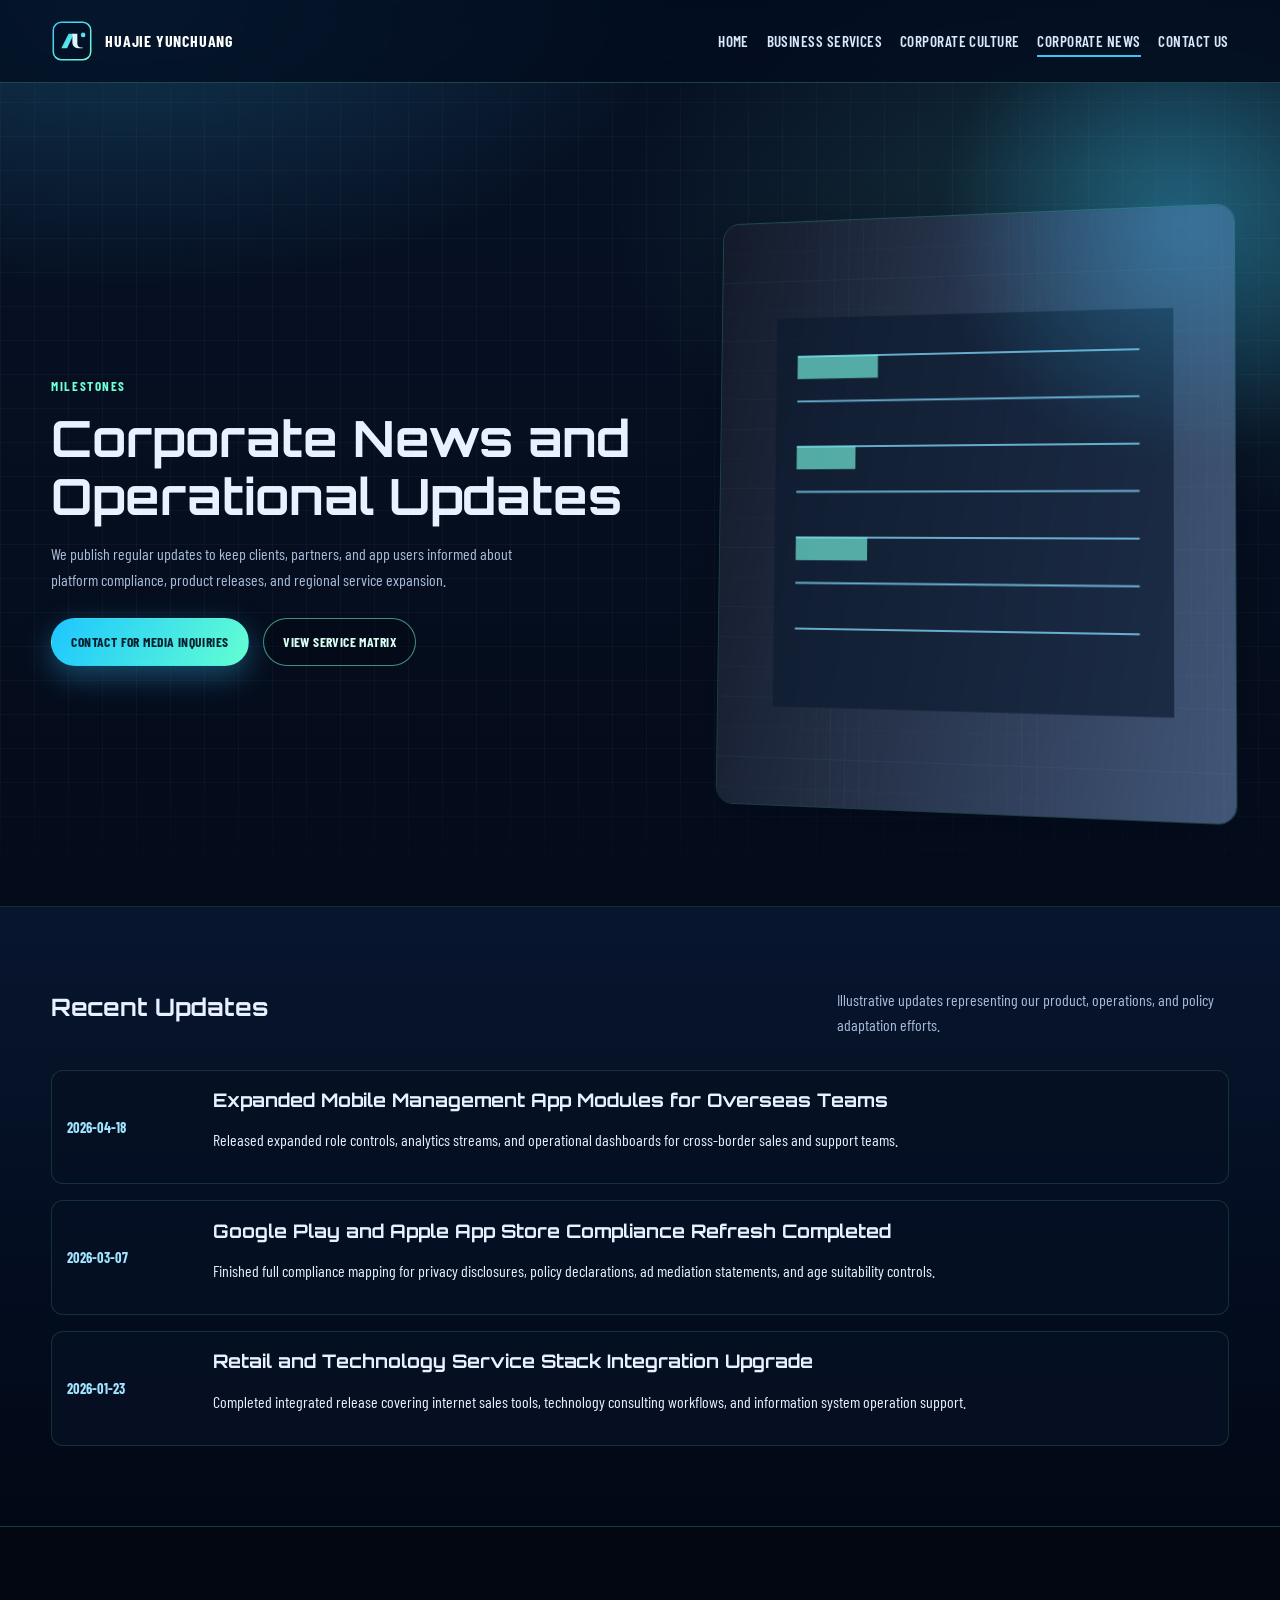
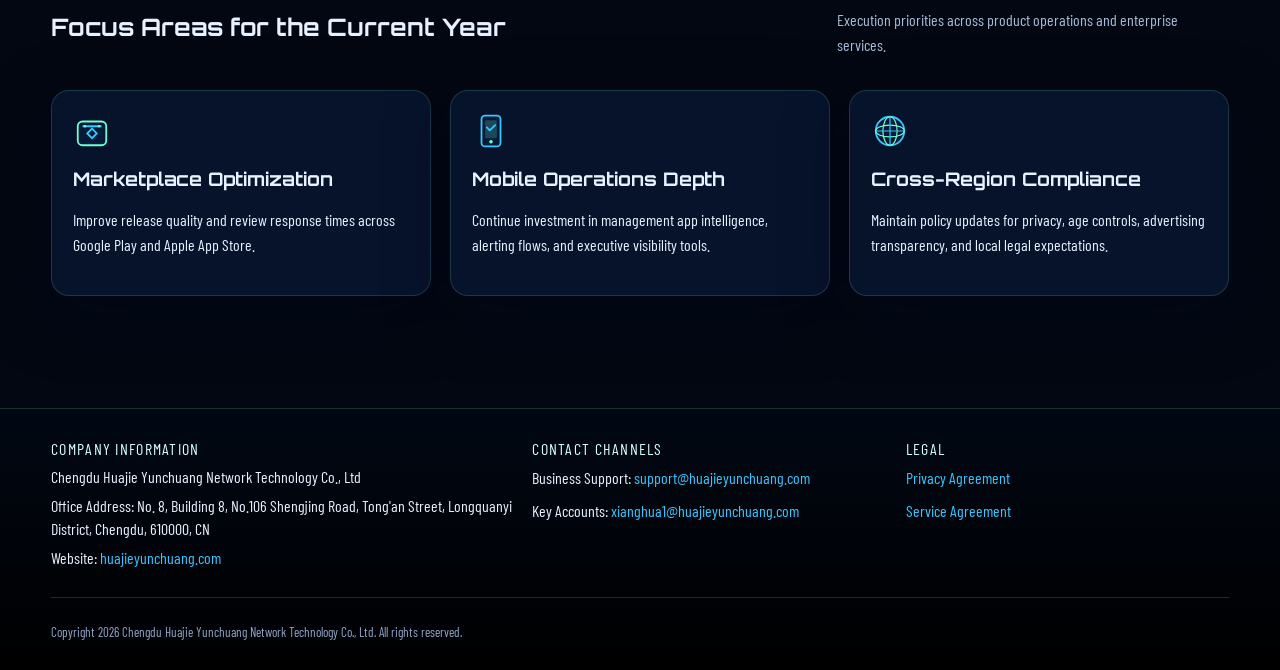
<file: news.html>
<!doctype html>
<html lang="en">
<head>
  <meta charset="utf-8">
  <meta http-equiv="x-ua-compatible" content="ie=edge">
  <meta name="viewport" content="width=device-width, initial-scale=1">
  <title>Corporate News | Chengdu Huajie Yunchuang Network Technology Co., Ltd</title>
  <meta name="description" content="Corporate news and milestones from Chengdu Huajie Yunchuang across app publishing, mobile management product releases, and international market operations.">
  <meta name="robots" content="index,follow,max-image-preview:large,max-snippet:-1,max-video-preview:-1">
  <link rel="canonical" href="https://huajieyunchuang.com/news.html">
  <meta property="og:type" content="website">
  <meta property="og:title" content="Corporate News | Huajie Yunchuang">
  <meta property="og:description" content="Latest milestones in app marketplace deployment, technology services, and international growth programs.">
  <meta property="og:url" content="https://huajieyunchuang.com/news.html">
  <meta property="og:image" content="https://huajieyunchuang.com/images/hero-news-pro.png">
  <link rel="icon" href="images/logo.svg" type="image/svg+xml">
  <link rel="stylesheet" href="css/style.css">
</head>
<body>
  <header class="topbar">
    <div class="container topbar-inner">
      <a class="brand" href="index.html" aria-label="Go to homepage">
        <img src="images/logo.svg" alt="Huajie Yunchuang logo" width="42" height="42">
        <span>Huajie Yunchuang</span>
      </a>
      <nav aria-label="Main navigation">
        <button class="nav-toggle" data-nav-toggle aria-label="Open navigation menu">Menu</button>
        <ul class="nav-list" data-nav-list>
          <li><a href="index.html">Home</a></li>
          <li><a href="services.html">Business Services</a></li>
          <li><a href="culture.html">Corporate Culture</a></li>
          <li><a class="active" href="news.html">Corporate News</a></li>
          <li><a href="contact.html">Contact Us</a></li>
        </ul>
      </nav>
    </div>
  </header>

  <main>
    <section class="hero">
      <div class="container hero-grid">
        <div>
          <p class="kicker reveal">Milestones</p>
          <h1 class="reveal delay-1">Corporate News and Operational Updates</h1>
          <p class="lead reveal delay-2">We publish regular updates to keep clients, partners, and app users informed about platform compliance, product releases, and regional service expansion.</p>
          <div class="btn-row reveal delay-3">
            <a class="btn btn-primary" href="contact.html">Contact for Media Inquiries</a>
            <a class="btn btn-secondary" href="services.html">View Service Matrix</a>
          </div>
        </div>
        <div class="hero-media reveal" data-parallax>
          <img src="images/hero-news-pro.png" alt="Corporate updates visual" width="960" height="600">
        </div>
      </div>
    </section>

    <section class="section section-alt">
      <div class="container">
        <div class="section-head reveal">
          <h2>Recent Updates</h2>
          <p>Illustrative updates representing our product, operations, and policy adaptation efforts.</p>
        </div>
        <div class="news-list reveal">
          <article class="news-item">
            <time datetime="2026-04-18">2026-04-18</time>
            <div>
              <h3>Expanded Mobile Management App Modules for Overseas Teams</h3>
              <p>Released expanded role controls, analytics streams, and operational dashboards for cross-border sales and support teams.</p>
            </div>
          </article>
          <article class="news-item">
            <time datetime="2026-03-07">2026-03-07</time>
            <div>
              <h3>Google Play and Apple App Store Compliance Refresh Completed</h3>
              <p>Finished full compliance mapping for privacy disclosures, policy declarations, ad mediation statements, and age suitability controls.</p>
            </div>
          </article>
          <article class="news-item">
            <time datetime="2026-01-23">2026-01-23</time>
            <div>
              <h3>Retail and Technology Service Stack Integration Upgrade</h3>
              <p>Completed integrated release covering internet sales tools, technology consulting workflows, and information system operation support.</p>
            </div>
          </article>
        </div>
      </div>
    </section>

    <section class="section">
      <div class="container">
        <div class="section-head reveal">
          <h2>Focus Areas for the Current Year</h2>
          <p>Execution priorities across product operations and enterprise services.</p>
        </div>
        <div class="grid-3">
          <article class="card reveal">
            <img class="icon" src="images/icon-store.svg" alt="Marketplace optimization" width="38" height="38">
            <h3>Marketplace Optimization</h3>
            <p>Improve release quality and review response times across Google Play and Apple App Store.</p>
          </article>
          <article class="card reveal delay-1">
            <img class="icon" src="images/icon-mobile.svg" alt="Mobile operations" width="38" height="38">
            <h3>Mobile Operations Depth</h3>
            <p>Continue investment in management app intelligence, alerting flows, and executive visibility tools.</p>
          </article>
          <article class="card reveal delay-2">
            <img class="icon" src="images/icon-global.svg" alt="Compliance coverage" width="38" height="38">
            <h3>Cross-Region Compliance</h3>
            <p>Maintain policy updates for privacy, age controls, advertising transparency, and local legal expectations.</p>
          </article>
        </div>
      </div>
    </section>
  </main>

  <footer>
    <div class="container footer-grid">
      <div>
        <p class="footer-title">Company Information</p>
        <p>Chengdu Huajie Yunchuang Network Technology Co., Ltd</p>
        <p class="contact-row">Office Address: No. 8, Building 8, No.106 Shengjing Road, Tong'an Street, Longquanyi District, Chengdu, 610000, CN</p>
        <p class="contact-row">Website: <a href="https://huajieyunchuang.com" rel="noopener">huajieyunchuang.com</a></p>
      </div>
      <div>
        <p class="footer-title">Contact Channels</p>
        <ul class="footer-links">
          <li>Business Support: <a href="mailto:support@huajieyunchuang.com">support@huajieyunchuang.com</a></li>
          <li>Key Accounts: <a href="mailto:xianghua1@huajieyunchuang.com">xianghua1@huajieyunchuang.com</a></li>
        </ul>
      </div>
      <div>
        <p class="footer-title">Legal</p>
        <ul class="footer-links">
          <li><a href="privacy.html">Privacy Agreement</a></li>
          <li><a href="terms.html">Service Agreement</a></li>
        </ul>
      </div>
    </div>
    <div class="container subfooter">
      <p>Copyright 2026 Chengdu Huajie Yunchuang Network Technology Co., Ltd. All rights reserved.</p>
    </div>
  </footer>

  <script src="js/main.js" defer></script>
</body>
</html>
</file>
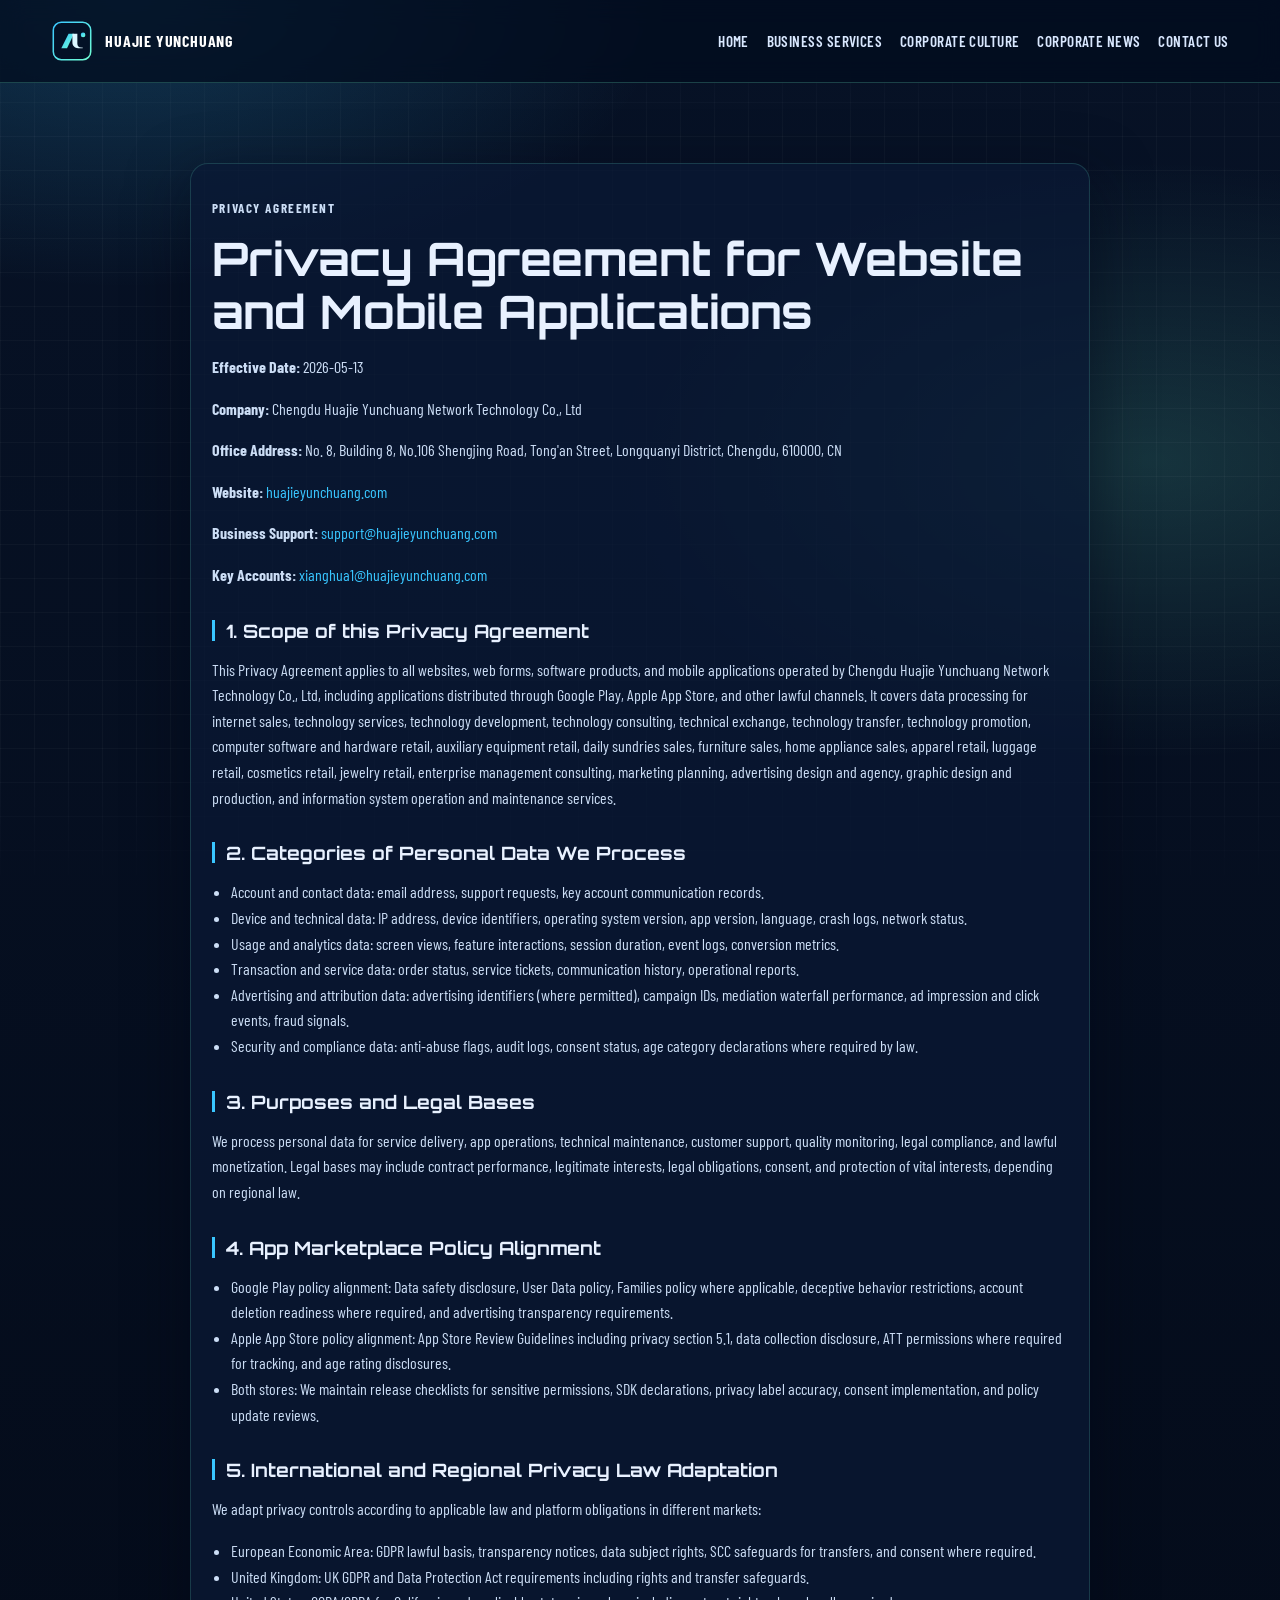
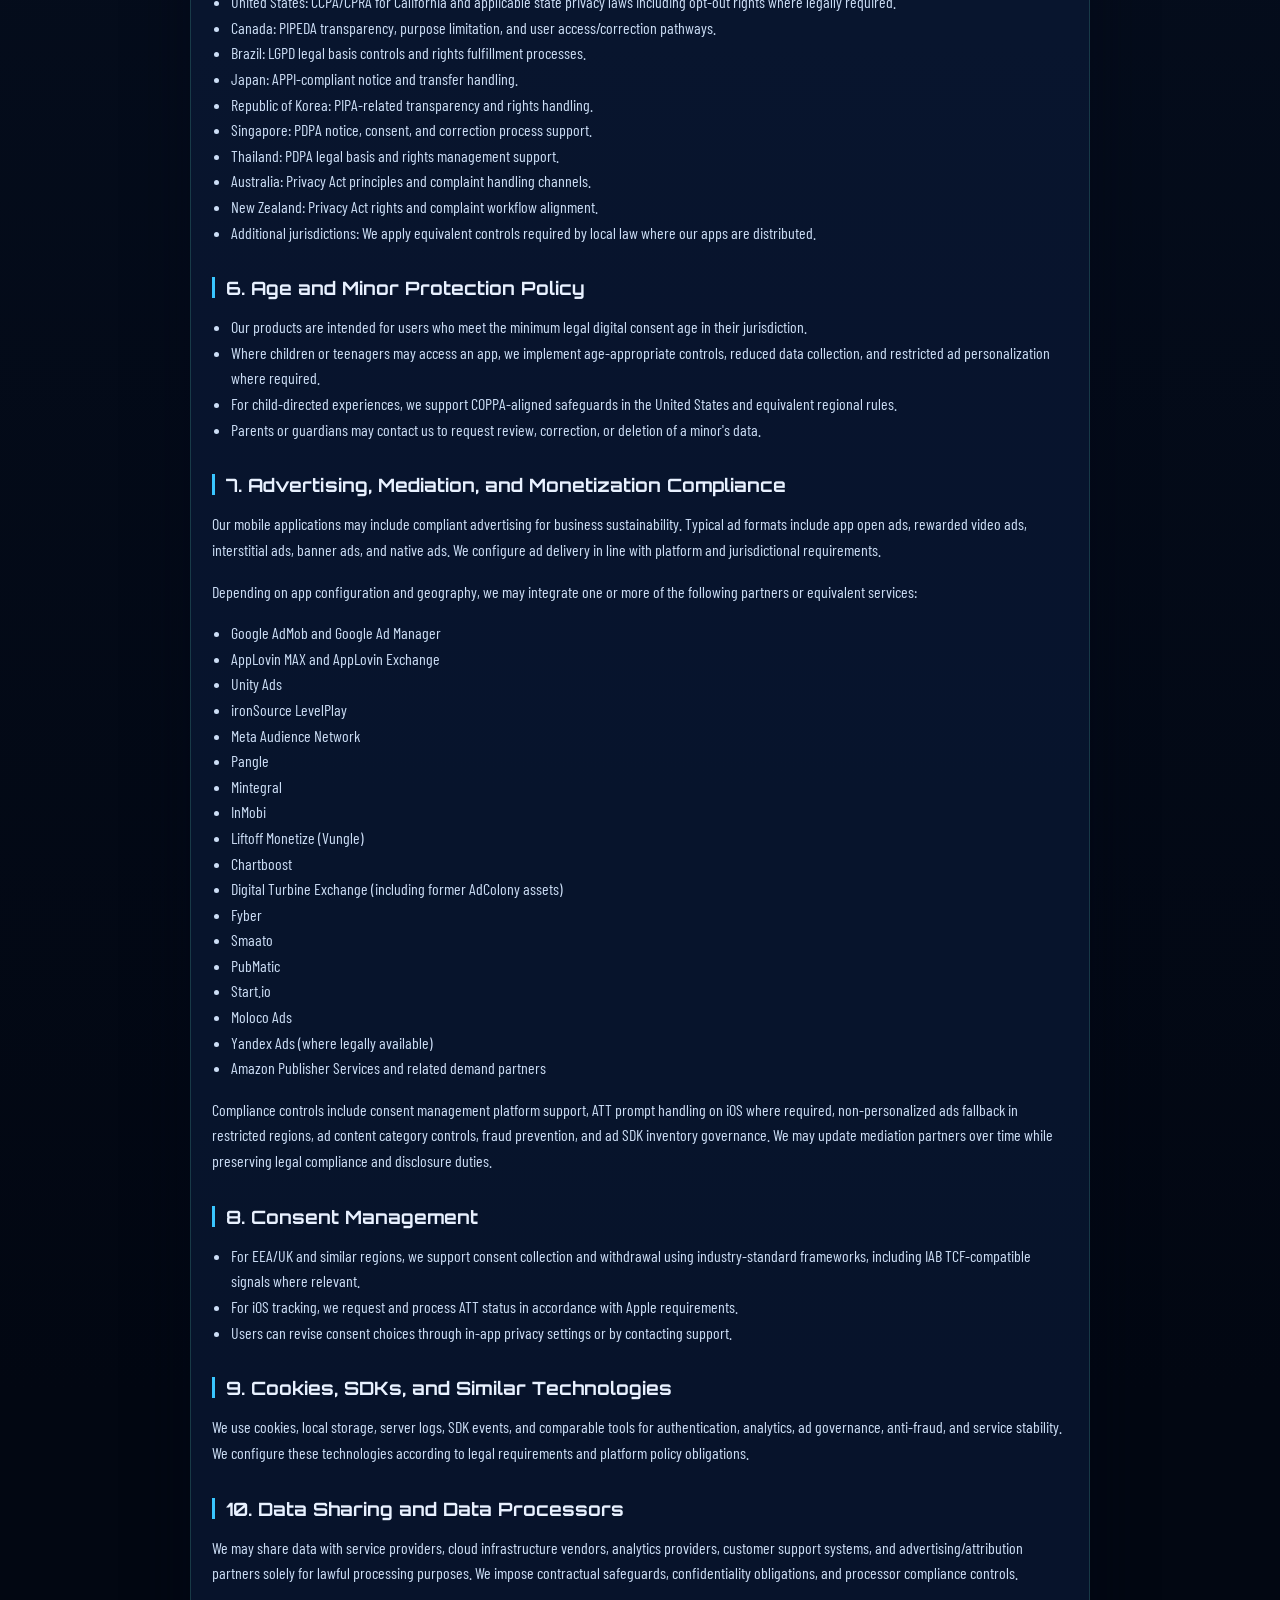
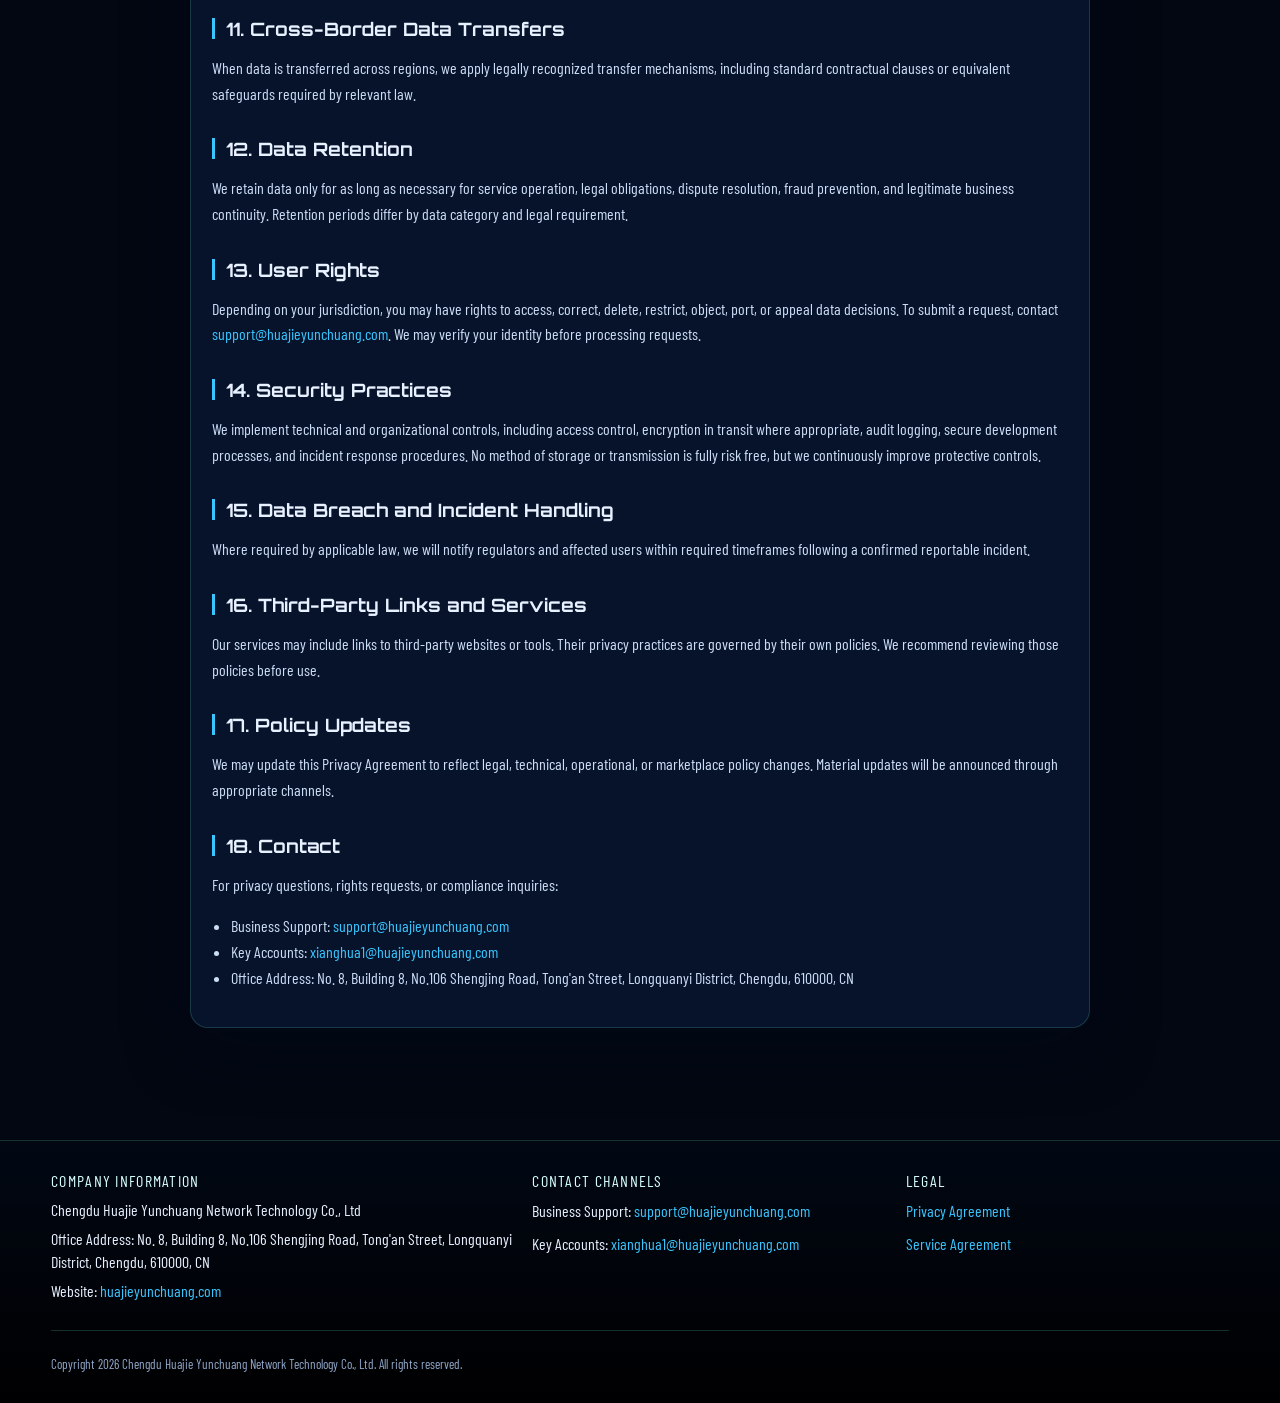
<file: privacy.html>
<!doctype html>
<html lang="en">
<head>
  <meta charset="utf-8">
  <meta http-equiv="x-ua-compatible" content="ie=edge">
  <meta name="viewport" content="width=device-width, initial-scale=1">
  <title>Privacy Agreement | Chengdu Huajie Yunchuang Network Technology Co., Ltd</title>
  <meta name="description" content="Privacy Agreement for Chengdu Huajie Yunchuang Network Technology Co., Ltd apps and services, including app marketplace compliance, regional privacy regulations, age policy, and advertising platform disclosures.">
  <meta name="robots" content="index,follow,max-image-preview:large,max-snippet:-1,max-video-preview:-1">
  <link rel="canonical" href="https://huajieyunchuang.com/privacy.html">
  <meta property="og:type" content="article">
  <meta property="og:title" content="Privacy Agreement | Huajie Yunchuang">
  <meta property="og:description" content="Comprehensive privacy and data governance statement for web services and mobile applications.">
  <meta property="og:url" content="https://huajieyunchuang.com/privacy.html">
  <meta property="og:image" content="https://huajieyunchuang.com/images/hero-contact.png">
  <link rel="icon" href="images/logo.svg" type="image/svg+xml">
  <link rel="stylesheet" href="css/style.css">
</head>
<body>
  <header class="topbar">
    <div class="container topbar-inner">
      <a class="brand" href="index.html" aria-label="Go to homepage">
        <img src="images/logo.svg" alt="Huajie Yunchuang logo" width="42" height="42">
        <span>Huajie Yunchuang</span>
      </a>
      <nav aria-label="Main navigation">
        <button class="nav-toggle" data-nav-toggle aria-label="Open navigation menu">Menu</button>
        <ul class="nav-list" data-nav-list>
          <li><a href="index.html">Home</a></li>
          <li><a href="services.html">Business Services</a></li>
          <li><a href="culture.html">Corporate Culture</a></li>
          <li><a href="news.html">Corporate News</a></li>
          <li><a href="contact.html">Contact Us</a></li>
        </ul>
      </nav>
    </div>
  </header>

  <main class="section">
    <article class="container legal card reveal is-visible">
      <p class="kicker">Privacy Agreement</p>
      <h1>Privacy Agreement for Website and Mobile Applications</h1>
      <p><strong>Effective Date:</strong> 2026-05-13</p>
      <p><strong>Company:</strong> Chengdu Huajie Yunchuang Network Technology Co., Ltd</p>
      <p><strong>Office Address:</strong> No. 8, Building 8, No.106 Shengjing Road, Tong'an Street, Longquanyi District, Chengdu, 610000, CN</p>
      <p><strong>Website:</strong> <a href="https://huajieyunchuang.com" rel="noopener">huajieyunchuang.com</a></p>
      <p><strong>Business Support:</strong> <a href="mailto:support@huajieyunchuang.com">support@huajieyunchuang.com</a></p>
      <p><strong>Key Accounts:</strong> <a href="mailto:xianghua1@huajieyunchuang.com">xianghua1@huajieyunchuang.com</a></p>

      <h2>1. Scope of this Privacy Agreement</h2>
      <p>This Privacy Agreement applies to all websites, web forms, software products, and mobile applications operated by Chengdu Huajie Yunchuang Network Technology Co., Ltd, including applications distributed through Google Play, Apple App Store, and other lawful channels. It covers data processing for internet sales, technology services, technology development, technology consulting, technical exchange, technology transfer, technology promotion, computer software and hardware retail, auxiliary equipment retail, daily sundries sales, furniture sales, home appliance sales, apparel retail, luggage retail, cosmetics retail, jewelry retail, enterprise management consulting, marketing planning, advertising design and agency, graphic design and production, and information system operation and maintenance services.</p>

      <h2>2. Categories of Personal Data We Process</h2>
      <ul>
        <li>Account and contact data: email address, support requests, key account communication records.</li>
        <li>Device and technical data: IP address, device identifiers, operating system version, app version, language, crash logs, network status.</li>
        <li>Usage and analytics data: screen views, feature interactions, session duration, event logs, conversion metrics.</li>
        <li>Transaction and service data: order status, service tickets, communication history, operational reports.</li>
        <li>Advertising and attribution data: advertising identifiers (where permitted), campaign IDs, mediation waterfall performance, ad impression and click events, fraud signals.</li>
        <li>Security and compliance data: anti-abuse flags, audit logs, consent status, age category declarations where required by law.</li>
      </ul>

      <h2>3. Purposes and Legal Bases</h2>
      <p>We process personal data for service delivery, app operations, technical maintenance, customer support, quality monitoring, legal compliance, and lawful monetization. Legal bases may include contract performance, legitimate interests, legal obligations, consent, and protection of vital interests, depending on regional law.</p>

      <h2>4. App Marketplace Policy Alignment</h2>
      <ul>
        <li>Google Play policy alignment: Data safety disclosure, User Data policy, Families policy where applicable, deceptive behavior restrictions, account deletion readiness where required, and advertising transparency requirements.</li>
        <li>Apple App Store policy alignment: App Store Review Guidelines including privacy section 5.1, data collection disclosure, ATT permissions where required for tracking, and age rating disclosures.</li>
        <li>Both stores: We maintain release checklists for sensitive permissions, SDK declarations, privacy label accuracy, consent implementation, and policy update reviews.</li>
      </ul>

      <h2>5. International and Regional Privacy Law Adaptation</h2>
      <p>We adapt privacy controls according to applicable law and platform obligations in different markets:</p>
      <ul>
        <li>European Economic Area: GDPR lawful basis, transparency notices, data subject rights, SCC safeguards for transfers, and consent where required.</li>
        <li>United Kingdom: UK GDPR and Data Protection Act requirements including rights and transfer safeguards.</li>
        <li>United States: CCPA/CPRA for California and applicable state privacy laws including opt-out rights where legally required.</li>
        <li>Canada: PIPEDA transparency, purpose limitation, and user access/correction pathways.</li>
        <li>Brazil: LGPD legal basis controls and rights fulfillment processes.</li>
        <li>Japan: APPI-compliant notice and transfer handling.</li>
        <li>Republic of Korea: PIPA-related transparency and rights handling.</li>
        <li>Singapore: PDPA notice, consent, and correction process support.</li>
        <li>Thailand: PDPA legal basis and rights management support.</li>
        <li>Australia: Privacy Act principles and complaint handling channels.</li>
        <li>New Zealand: Privacy Act rights and complaint workflow alignment.</li>
        <li>Additional jurisdictions: We apply equivalent controls required by local law where our apps are distributed.</li>
      </ul>

      <h2>6. Age and Minor Protection Policy</h2>
      <ul>
        <li>Our products are intended for users who meet the minimum legal digital consent age in their jurisdiction.</li>
        <li>Where children or teenagers may access an app, we implement age-appropriate controls, reduced data collection, and restricted ad personalization where required.</li>
        <li>For child-directed experiences, we support COPPA-aligned safeguards in the United States and equivalent regional rules.</li>
        <li>Parents or guardians may contact us to request review, correction, or deletion of a minor's data.</li>
      </ul>

      <h2>7. Advertising, Mediation, and Monetization Compliance</h2>
      <p>Our mobile applications may include compliant advertising for business sustainability. Typical ad formats include app open ads, rewarded video ads, interstitial ads, banner ads, and native ads. We configure ad delivery in line with platform and jurisdictional requirements.</p>
      <p>Depending on app configuration and geography, we may integrate one or more of the following partners or equivalent services:</p>
      <ul>
        <li>Google AdMob and Google Ad Manager</li>
        <li>AppLovin MAX and AppLovin Exchange</li>
        <li>Unity Ads</li>
        <li>ironSource LevelPlay</li>
        <li>Meta Audience Network</li>
        <li>Pangle</li>
        <li>Mintegral</li>
        <li>InMobi</li>
        <li>Liftoff Monetize (Vungle)</li>
        <li>Chartboost</li>
        <li>Digital Turbine Exchange (including former AdColony assets)</li>
        <li>Fyber</li>
        <li>Smaato</li>
        <li>PubMatic</li>
        <li>Start.io</li>
        <li>Moloco Ads</li>
        <li>Yandex Ads (where legally available)</li>
        <li>Amazon Publisher Services and related demand partners</li>
      </ul>
      <p>Compliance controls include consent management platform support, ATT prompt handling on iOS where required, non-personalized ads fallback in restricted regions, ad content category controls, fraud prevention, and ad SDK inventory governance. We may update mediation partners over time while preserving legal compliance and disclosure duties.</p>

      <h2>8. Consent Management</h2>
      <ul>
        <li>For EEA/UK and similar regions, we support consent collection and withdrawal using industry-standard frameworks, including IAB TCF-compatible signals where relevant.</li>
        <li>For iOS tracking, we request and process ATT status in accordance with Apple requirements.</li>
        <li>Users can revise consent choices through in-app privacy settings or by contacting support.</li>
      </ul>

      <h2>9. Cookies, SDKs, and Similar Technologies</h2>
      <p>We use cookies, local storage, server logs, SDK events, and comparable tools for authentication, analytics, ad governance, anti-fraud, and service stability. We configure these technologies according to legal requirements and platform policy obligations.</p>

      <h2>10. Data Sharing and Data Processors</h2>
      <p>We may share data with service providers, cloud infrastructure vendors, analytics providers, customer support systems, and advertising/attribution partners solely for lawful processing purposes. We impose contractual safeguards, confidentiality obligations, and processor compliance controls.</p>

      <h2>11. Cross-Border Data Transfers</h2>
      <p>When data is transferred across regions, we apply legally recognized transfer mechanisms, including standard contractual clauses or equivalent safeguards required by relevant law.</p>

      <h2>12. Data Retention</h2>
      <p>We retain data only for as long as necessary for service operation, legal obligations, dispute resolution, fraud prevention, and legitimate business continuity. Retention periods differ by data category and legal requirement.</p>

      <h2>13. User Rights</h2>
      <p>Depending on your jurisdiction, you may have rights to access, correct, delete, restrict, object, port, or appeal data decisions. To submit a request, contact <a href="mailto:support@huajieyunchuang.com">support@huajieyunchuang.com</a>. We may verify your identity before processing requests.</p>

      <h2>14. Security Practices</h2>
      <p>We implement technical and organizational controls, including access control, encryption in transit where appropriate, audit logging, secure development processes, and incident response procedures. No method of storage or transmission is fully risk free, but we continuously improve protective controls.</p>

      <h2>15. Data Breach and Incident Handling</h2>
      <p>Where required by applicable law, we will notify regulators and affected users within required timeframes following a confirmed reportable incident.</p>

      <h2>16. Third-Party Links and Services</h2>
      <p>Our services may include links to third-party websites or tools. Their privacy practices are governed by their own policies. We recommend reviewing those policies before use.</p>

      <h2>17. Policy Updates</h2>
      <p>We may update this Privacy Agreement to reflect legal, technical, operational, or marketplace policy changes. Material updates will be announced through appropriate channels.</p>

      <h2>18. Contact</h2>
      <p>For privacy questions, rights requests, or compliance inquiries:</p>
      <ul>
        <li>Business Support: <a href="mailto:support@huajieyunchuang.com">support@huajieyunchuang.com</a></li>
        <li>Key Accounts: <a href="mailto:xianghua1@huajieyunchuang.com">xianghua1@huajieyunchuang.com</a></li>
        <li>Office Address: No. 8, Building 8, No.106 Shengjing Road, Tong'an Street, Longquanyi District, Chengdu, 610000, CN</li>
      </ul>
    </article>
  </main>

  <footer>
    <div class="container footer-grid">
      <div>
        <p class="footer-title">Company Information</p>
        <p>Chengdu Huajie Yunchuang Network Technology Co., Ltd</p>
        <p class="contact-row">Office Address: No. 8, Building 8, No.106 Shengjing Road, Tong'an Street, Longquanyi District, Chengdu, 610000, CN</p>
        <p class="contact-row">Website: <a href="https://huajieyunchuang.com" rel="noopener">huajieyunchuang.com</a></p>
      </div>
      <div>
        <p class="footer-title">Contact Channels</p>
        <ul class="footer-links">
          <li>Business Support: <a href="mailto:support@huajieyunchuang.com">support@huajieyunchuang.com</a></li>
          <li>Key Accounts: <a href="mailto:xianghua1@huajieyunchuang.com">xianghua1@huajieyunchuang.com</a></li>
        </ul>
      </div>
      <div>
        <p class="footer-title">Legal</p>
        <ul class="footer-links">
          <li><a href="privacy.html">Privacy Agreement</a></li>
          <li><a href="terms.html">Service Agreement</a></li>
        </ul>
      </div>
    </div>
    <div class="container subfooter">
      <p>Copyright 2026 Chengdu Huajie Yunchuang Network Technology Co., Ltd. All rights reserved.</p>
    </div>
  </footer>

  <script src="js/main.js" defer></script>
</body>
</html>
</file>
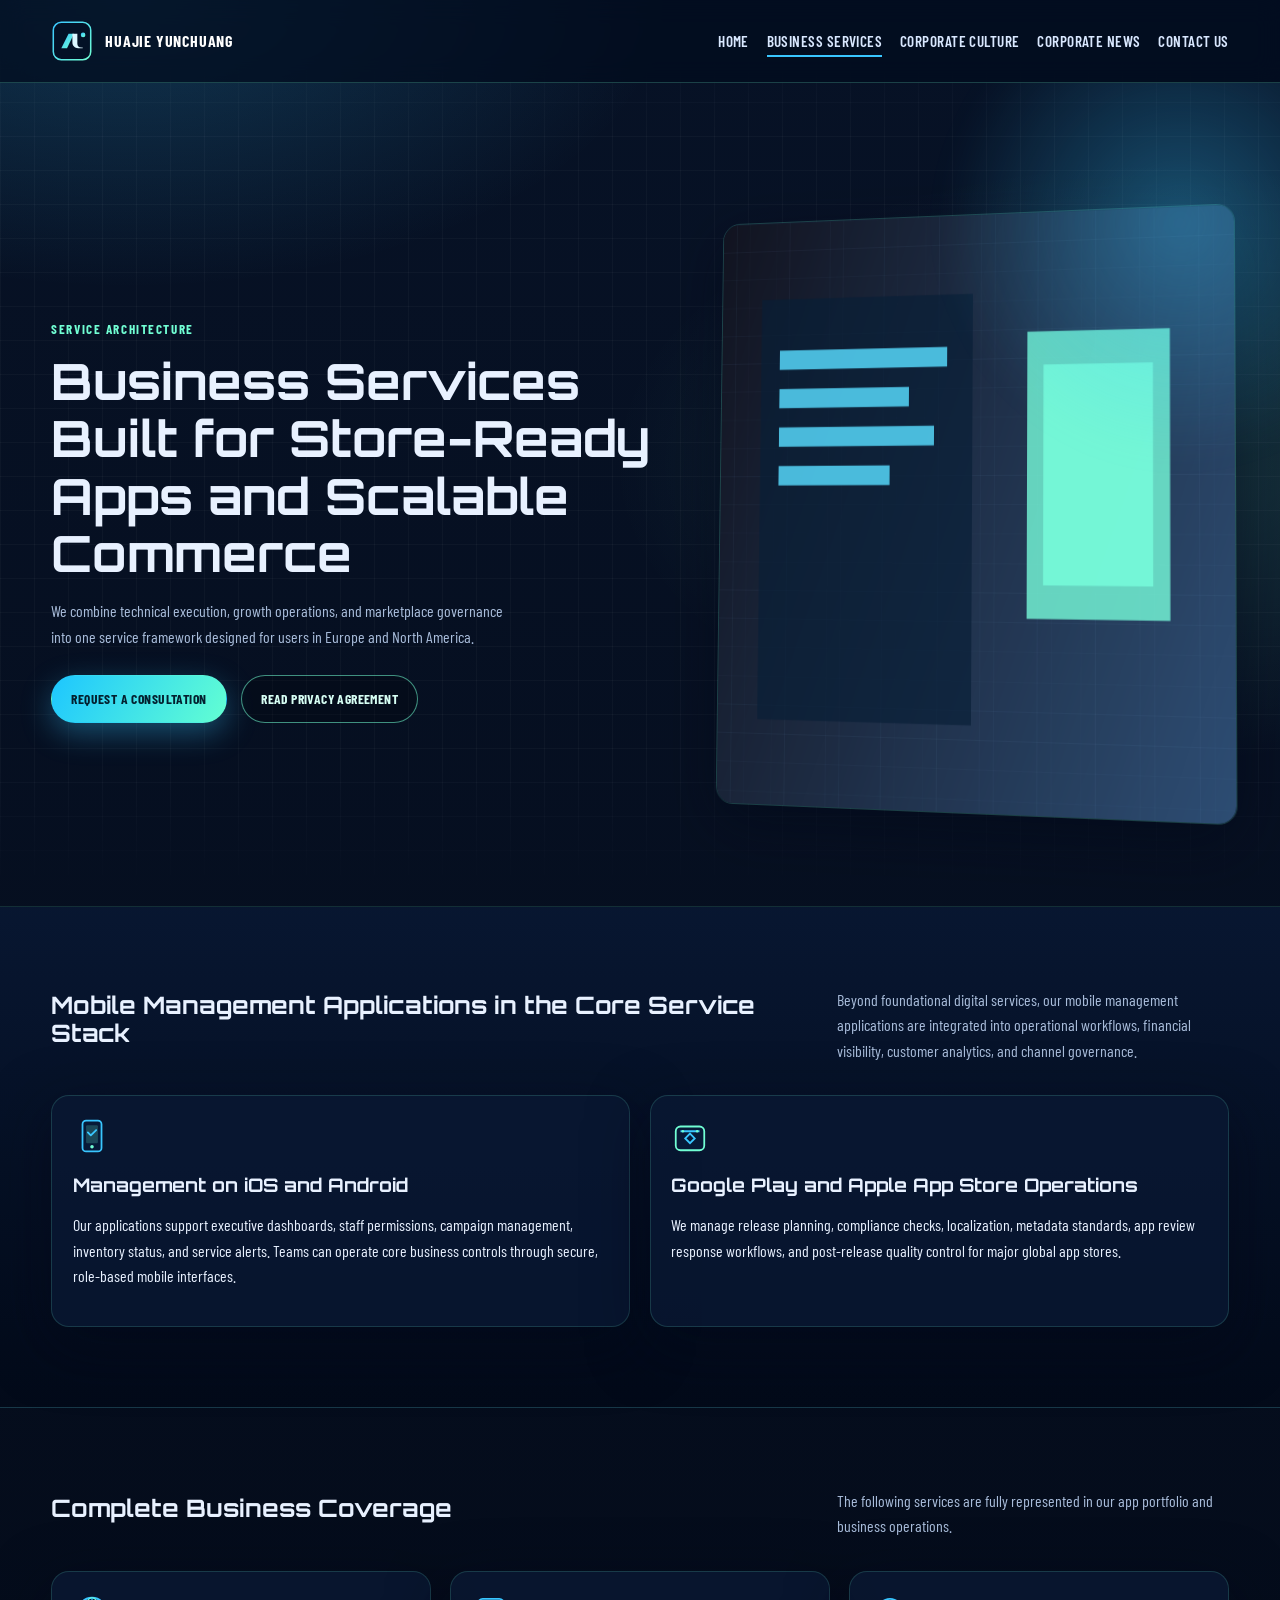
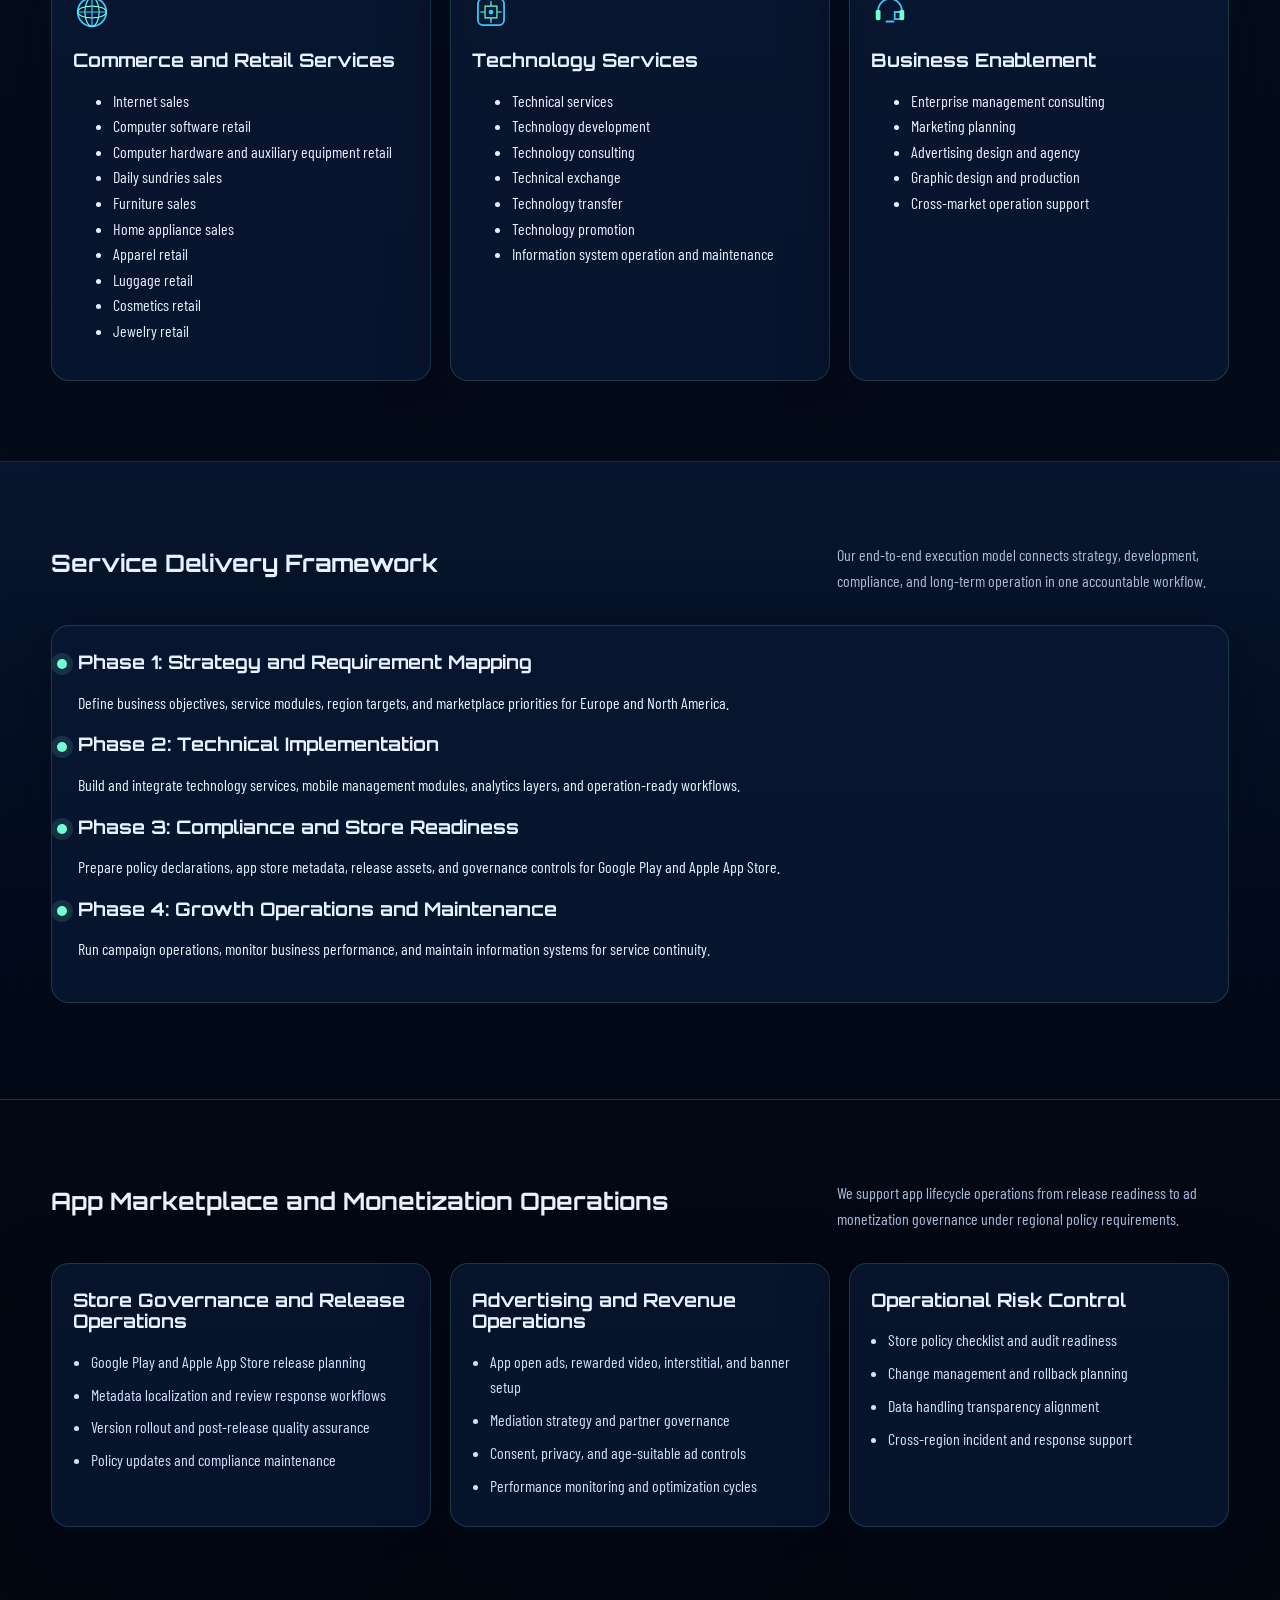
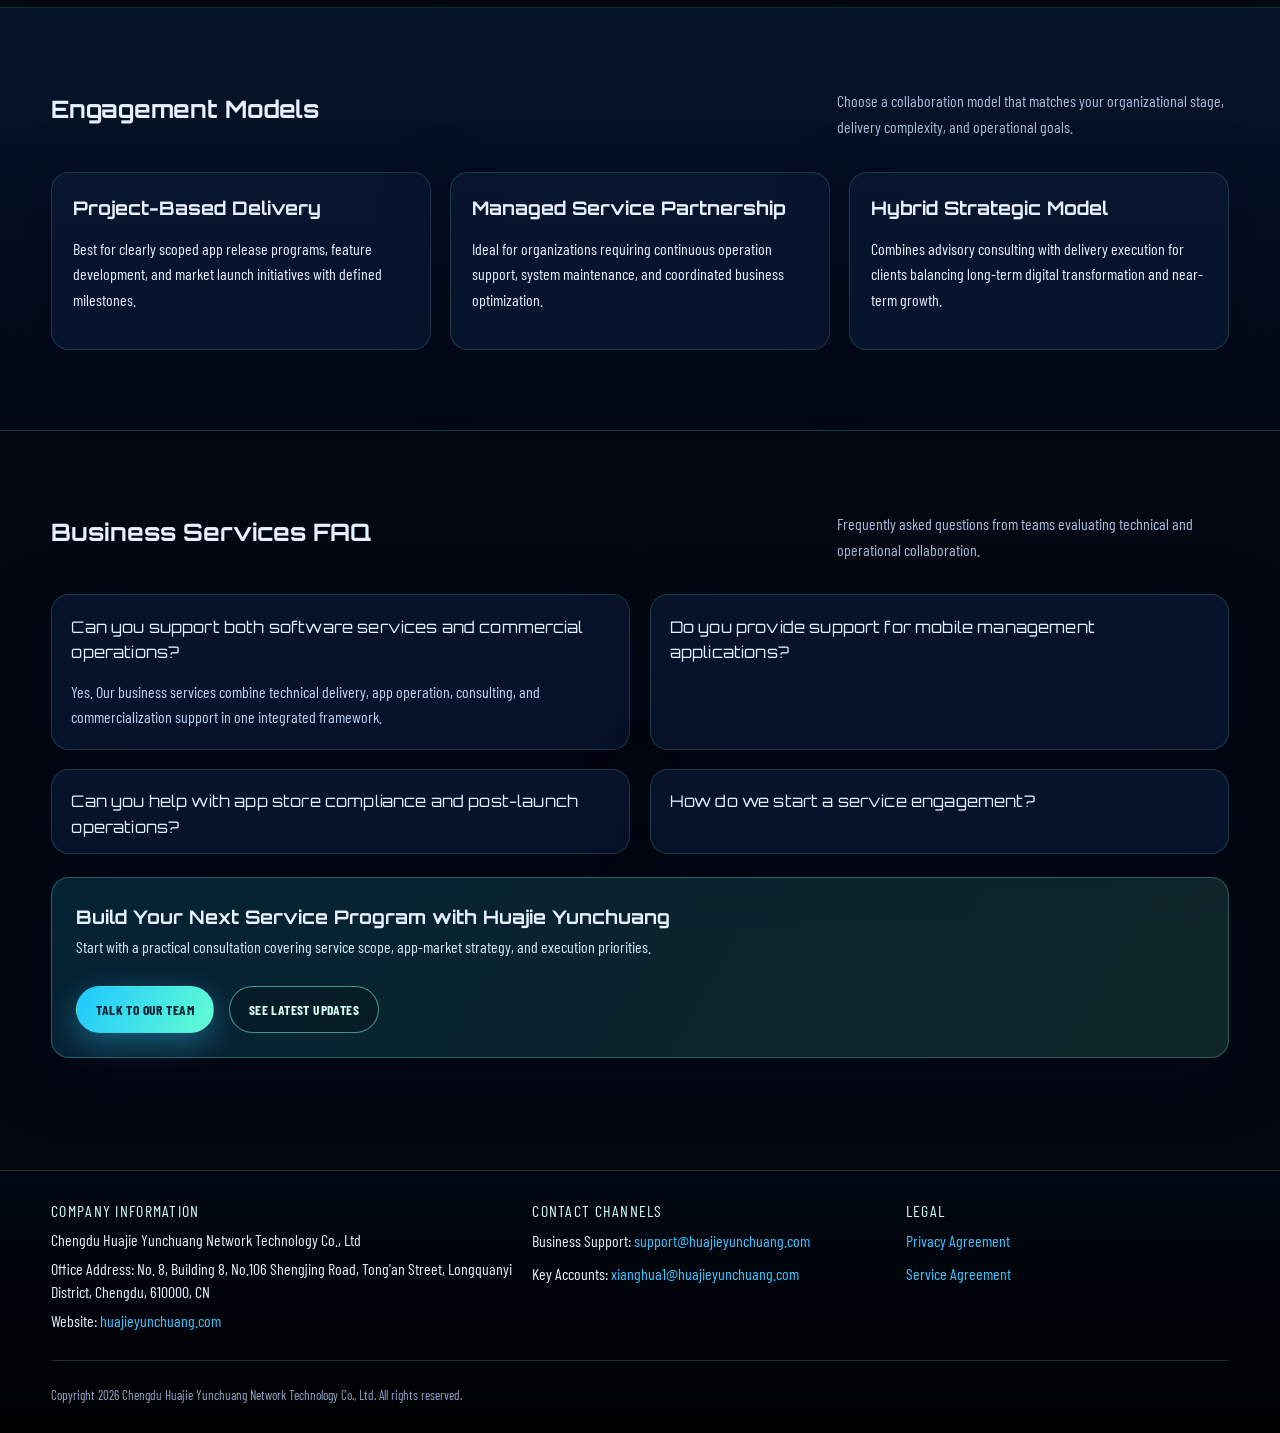
<file: services.html>
<!doctype html>
<html lang="en">
<head>
  <meta charset="utf-8">
  <meta http-equiv="x-ua-compatible" content="ie=edge">
  <meta name="viewport" content="width=device-width, initial-scale=1">
  <title>Business Services | Chengdu Huajie Yunchuang Network Technology Co., Ltd</title>
  <meta name="description" content="Business services of Chengdu Huajie Yunchuang: app publishing, mobile management apps, technical services, consulting, digital retail, and information system operations.">
  <meta name="robots" content="index,follow,max-image-preview:large,max-snippet:-1,max-video-preview:-1">
  <link rel="canonical" href="https://huajieyunchuang.com/services.html">
  <meta property="og:type" content="website">
  <meta property="og:title" content="Business Services | Huajie Yunchuang">
  <meta property="og:description" content="Comprehensive business services for Europe and North America, including mobile management applications and app store operations.">
  <meta property="og:url" content="https://huajieyunchuang.com/services.html">
  <meta property="og:image" content="https://huajieyunchuang.com/images/hero-services-pro.png">
  <link rel="icon" href="images/logo.svg" type="image/svg+xml">
  <link rel="stylesheet" href="css/style.css">
</head>
<body>
  <header class="topbar">
    <div class="container topbar-inner">
      <a class="brand" href="index.html" aria-label="Go to homepage">
        <img src="images/logo.svg" alt="Huajie Yunchuang logo" width="42" height="42">
        <span>Huajie Yunchuang</span>
      </a>
      <nav aria-label="Main navigation">
        <button class="nav-toggle" data-nav-toggle aria-label="Open navigation menu">Menu</button>
        <ul class="nav-list" data-nav-list>
          <li><a href="index.html">Home</a></li>
          <li><a class="active" href="services.html">Business Services</a></li>
          <li><a href="culture.html">Corporate Culture</a></li>
          <li><a href="news.html">Corporate News</a></li>
          <li><a href="contact.html">Contact Us</a></li>
        </ul>
      </nav>
    </div>
  </header>

  <main>
    <section class="hero">
      <div class="container hero-grid">
        <div>
          <p class="kicker reveal">Service Architecture</p>
          <h1 class="reveal delay-1">Business Services Built for Store-Ready Apps and Scalable Commerce</h1>
          <p class="lead reveal delay-2">We combine technical execution, growth operations, and marketplace governance into one service framework designed for users in Europe and North America.</p>
          <div class="btn-row reveal delay-3">
            <a class="btn btn-primary" href="contact.html">Request a Consultation</a>
            <a class="btn btn-secondary" href="privacy.html">Read Privacy Agreement</a>
          </div>
        </div>
        <div class="hero-media reveal" data-parallax>
          <img src="images/hero-services-pro.png" alt="Service architecture visual" width="960" height="600">
        </div>
      </div>
    </section>

    <section class="section section-alt">
      <div class="container">
        <div class="section-head reveal">
          <h2>Mobile Management Applications in the Core Service Stack</h2>
          <p>Beyond foundational digital services, our mobile management applications are integrated into operational workflows, financial visibility, customer analytics, and channel governance.</p>
        </div>
        <div class="grid-2">
          <article class="card reveal">
            <img class="icon" src="images/icon-mobile.svg" alt="Mobile management" width="38" height="38">
            <h3>Management on iOS and Android</h3>
            <p>Our applications support executive dashboards, staff permissions, campaign management, inventory status, and service alerts. Teams can operate core business controls through secure, role-based mobile interfaces.</p>
          </article>
          <article class="card reveal delay-1">
            <img class="icon" src="images/icon-store.svg" alt="Store operations" width="38" height="38">
            <h3>Google Play and Apple App Store Operations</h3>
            <p>We manage release planning, compliance checks, localization, metadata standards, app review response workflows, and post-release quality control for major global app stores.</p>
          </article>
        </div>
      </div>
    </section>

    <section class="section">
      <div class="container">
        <div class="section-head reveal">
          <h2>Complete Business Coverage</h2>
          <p>The following services are fully represented in our app portfolio and business operations.</p>
        </div>
        <div class="grid-3">
          <article class="card reveal">
            <img class="icon" src="images/icon-global.svg" alt="Global commerce" width="38" height="38">
            <h3>Commerce and Retail Services</h3>
            <ul>
              <li>Internet sales</li>
              <li>Computer software retail</li>
              <li>Computer hardware and auxiliary equipment retail</li>
              <li>Daily sundries sales</li>
              <li>Furniture sales</li>
              <li>Home appliance sales</li>
              <li>Apparel retail</li>
              <li>Luggage retail</li>
              <li>Cosmetics retail</li>
              <li>Jewelry retail</li>
            </ul>
          </article>
          <article class="card reveal delay-1">
            <img class="icon" src="images/icon-tech.svg" alt="Technical services" width="38" height="38">
            <h3>Technology Services</h3>
            <ul>
              <li>Technical services</li>
              <li>Technology development</li>
              <li>Technology consulting</li>
              <li>Technical exchange</li>
              <li>Technology transfer</li>
              <li>Technology promotion</li>
              <li>Information system operation and maintenance</li>
            </ul>
          </article>
          <article class="card reveal delay-2">
            <img class="icon" src="images/icon-support.svg" alt="Business enablement" width="38" height="38">
            <h3>Business Enablement</h3>
            <ul>
              <li>Enterprise management consulting</li>
              <li>Marketing planning</li>
              <li>Advertising design and agency</li>
              <li>Graphic design and production</li>
              <li>Cross-market operation support</li>
            </ul>
          </article>
        </div>
      </div>
    </section>

    <section class="section section-alt">
      <div class="container">
        <div class="section-head reveal">
          <h2>Service Delivery Framework</h2>
          <p>Our end-to-end execution model connects strategy, development, compliance, and long-term operation in one accountable workflow.</p>
        </div>
        <div class="timeline card reveal">
          <div class="timeline-item">
            <h3>Phase 1: Strategy and Requirement Mapping</h3>
            <p>Define business objectives, service modules, region targets, and marketplace priorities for Europe and North America.</p>
          </div>
          <div class="timeline-item">
            <h3>Phase 2: Technical Implementation</h3>
            <p>Build and integrate technology services, mobile management modules, analytics layers, and operation-ready workflows.</p>
          </div>
          <div class="timeline-item">
            <h3>Phase 3: Compliance and Store Readiness</h3>
            <p>Prepare policy declarations, app store metadata, release assets, and governance controls for Google Play and Apple App Store.</p>
          </div>
          <div class="timeline-item">
            <h3>Phase 4: Growth Operations and Maintenance</h3>
            <p>Run campaign operations, monitor business performance, and maintain information systems for service continuity.</p>
          </div>
        </div>
      </div>
    </section>

    <section class="section">
      <div class="container">
        <div class="section-head reveal">
          <h2>App Marketplace and Monetization Operations</h2>
          <p>We support app lifecycle operations from release readiness to ad monetization governance under regional policy requirements.</p>
        </div>
        <div class="grid-3">
          <article class="card reveal">
            <h3>Store Governance and Release Operations</h3>
            <ul class="plain-list">
              <li>Google Play and Apple App Store release planning</li>
              <li>Metadata localization and review response workflows</li>
              <li>Version rollout and post-release quality assurance</li>
              <li>Policy updates and compliance maintenance</li>
            </ul>
          </article>
          <article class="card reveal delay-1">
            <h3>Advertising and Revenue Operations</h3>
            <ul class="plain-list">
              <li>App open ads, rewarded video, interstitial, and banner setup</li>
              <li>Mediation strategy and partner governance</li>
              <li>Consent, privacy, and age-suitable ad controls</li>
              <li>Performance monitoring and optimization cycles</li>
            </ul>
          </article>
          <article class="card reveal delay-2">
            <h3>Operational Risk Control</h3>
            <ul class="plain-list">
              <li>Store policy checklist and audit readiness</li>
              <li>Change management and rollback planning</li>
              <li>Data handling transparency alignment</li>
              <li>Cross-region incident and response support</li>
            </ul>
          </article>
        </div>
      </div>
    </section>

    <section class="section section-alt">
      <div class="container">
        <div class="section-head reveal">
          <h2>Engagement Models</h2>
          <p>Choose a collaboration model that matches your organizational stage, delivery complexity, and operational goals.</p>
        </div>
        <div class="grid-3">
          <article class="card reveal">
            <h3>Project-Based Delivery</h3>
            <p>Best for clearly scoped app release programs, feature development, and market launch initiatives with defined milestones.</p>
          </article>
          <article class="card reveal delay-1">
            <h3>Managed Service Partnership</h3>
            <p>Ideal for organizations requiring continuous operation support, system maintenance, and coordinated business optimization.</p>
          </article>
          <article class="card reveal delay-2">
            <h3>Hybrid Strategic Model</h3>
            <p>Combines advisory consulting with delivery execution for clients balancing long-term digital transformation and near-term growth.</p>
          </article>
        </div>
      </div>
    </section>

    <section class="section">
      <div class="container">
        <div class="section-head reveal">
          <h2>Business Services FAQ</h2>
          <p>Frequently asked questions from teams evaluating technical and operational collaboration.</p>
        </div>
        <div class="faq-grid">
          <details class="card reveal" open>
            <summary>Can you support both software services and commercial operations?</summary>
            <p>Yes. Our business services combine technical delivery, app operation, consulting, and commercialization support in one integrated framework.</p>
          </details>
          <details class="card reveal delay-1">
            <summary>Do you provide support for mobile management applications?</summary>
            <p>Yes. Mobile management applications are a core capability and are integrated with business dashboards, permissions, and operational controls.</p>
          </details>
          <details class="card reveal delay-2">
            <summary>Can you help with app store compliance and post-launch operations?</summary>
            <p>Yes. We support compliance preparation, release operations, quality assurance, and post-launch optimization.</p>
          </details>
          <details class="card reveal delay-3">
            <summary>How do we start a service engagement?</summary>
            <p>Contact our team to schedule a discovery session. We then define scope, delivery model, and operational milestones.</p>
          </details>
        </div>
        <div class="cta-panel reveal">
          <h3>Build Your Next Service Program with Huajie Yunchuang</h3>
          <p>Start with a practical consultation covering service scope, app-market strategy, and execution priorities.</p>
          <div class="btn-row">
            <a class="btn btn-primary" href="contact.html">Talk to Our Team</a>
            <a class="btn btn-secondary" href="news.html">See Latest Updates</a>
          </div>
        </div>
      </div>
    </section>
  </main>

  <footer>
    <div class="container footer-grid">
      <div>
        <p class="footer-title">Company Information</p>
        <p>Chengdu Huajie Yunchuang Network Technology Co., Ltd</p>
        <p class="contact-row">Office Address: No. 8, Building 8, No.106 Shengjing Road, Tong'an Street, Longquanyi District, Chengdu, 610000, CN</p>
        <p class="contact-row">Website: <a href="https://huajieyunchuang.com" rel="noopener">huajieyunchuang.com</a></p>
      </div>
      <div>
        <p class="footer-title">Contact Channels</p>
        <ul class="footer-links">
          <li>Business Support: <a href="mailto:support@huajieyunchuang.com">support@huajieyunchuang.com</a></li>
          <li>Key Accounts: <a href="mailto:xianghua1@huajieyunchuang.com">xianghua1@huajieyunchuang.com</a></li>
        </ul>
      </div>
      <div>
        <p class="footer-title">Legal</p>
        <ul class="footer-links">
          <li><a href="privacy.html">Privacy Agreement</a></li>
          <li><a href="terms.html">Service Agreement</a></li>
        </ul>
      </div>
    </div>
    <div class="container subfooter">
      <p>Copyright 2026 Chengdu Huajie Yunchuang Network Technology Co., Ltd. All rights reserved.</p>
    </div>
  </footer>

  <script src="js/main.js" defer></script>
</body>
</html>
</file>
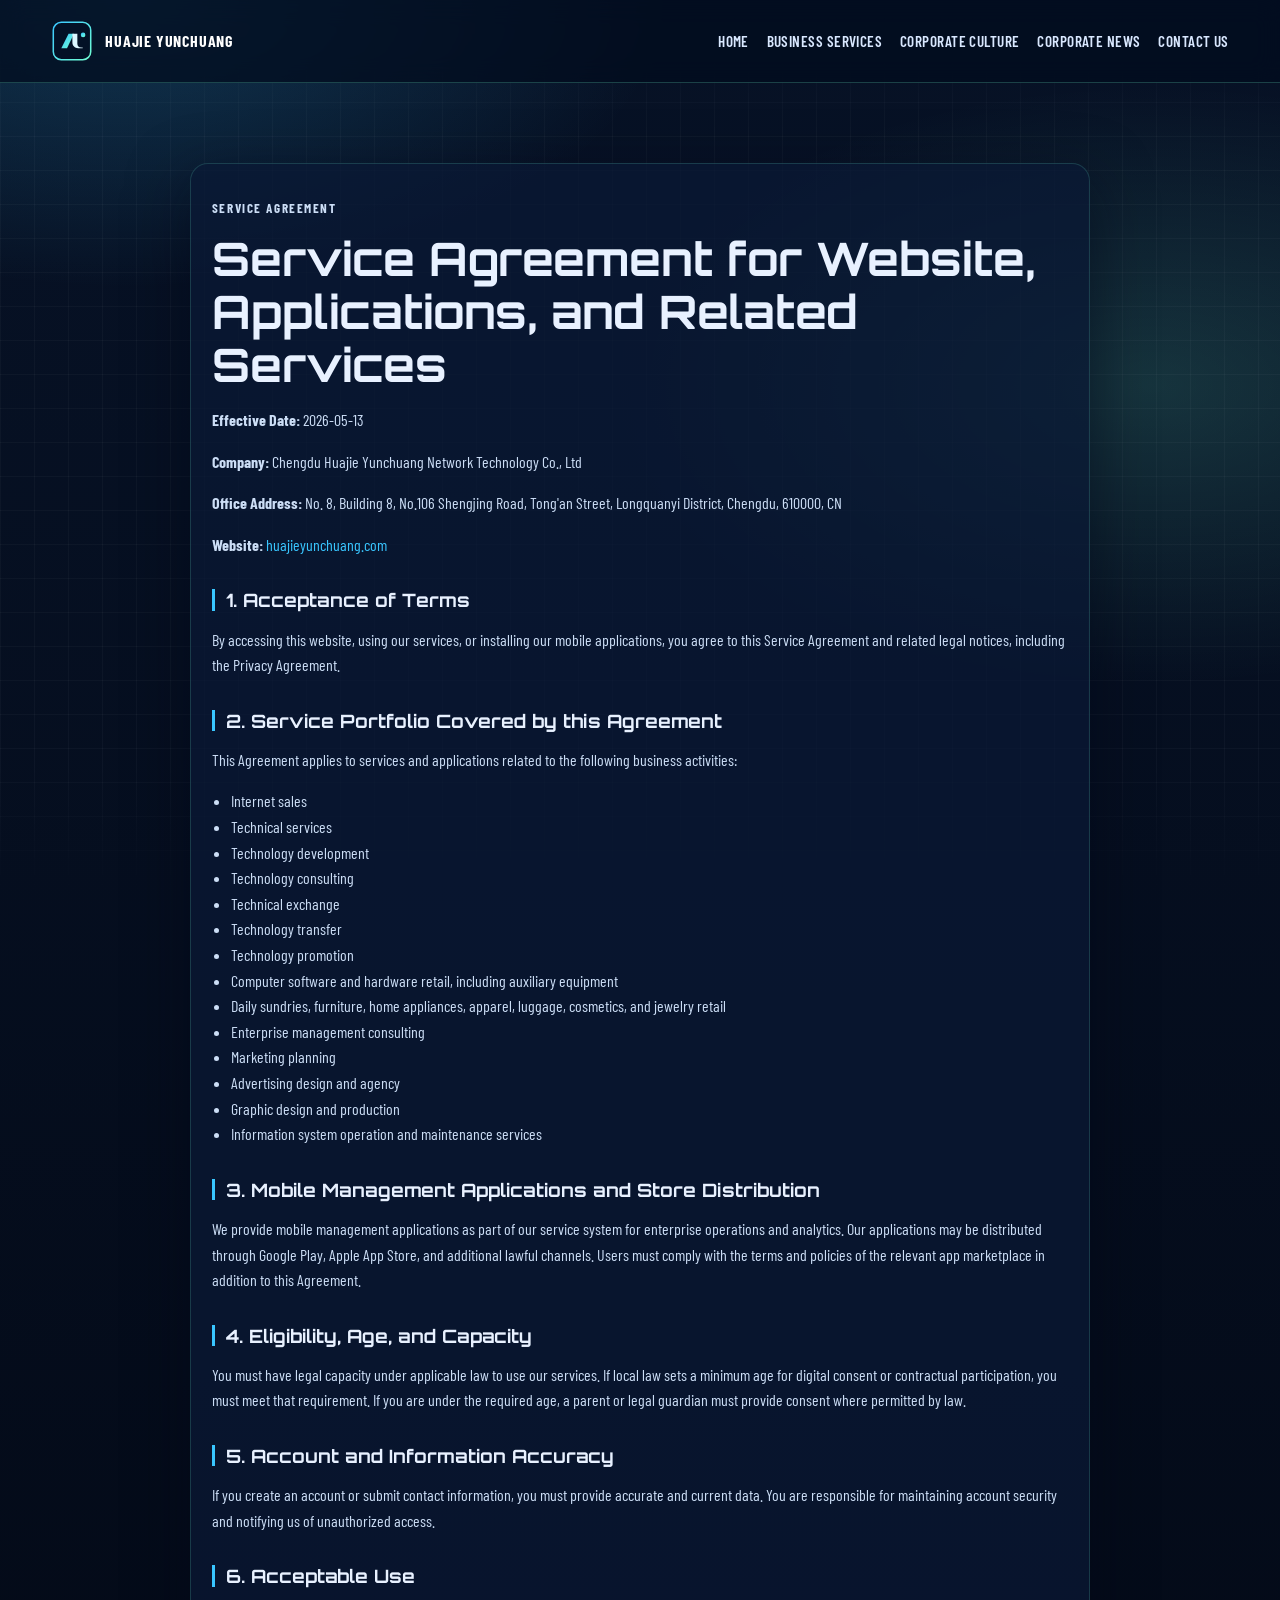
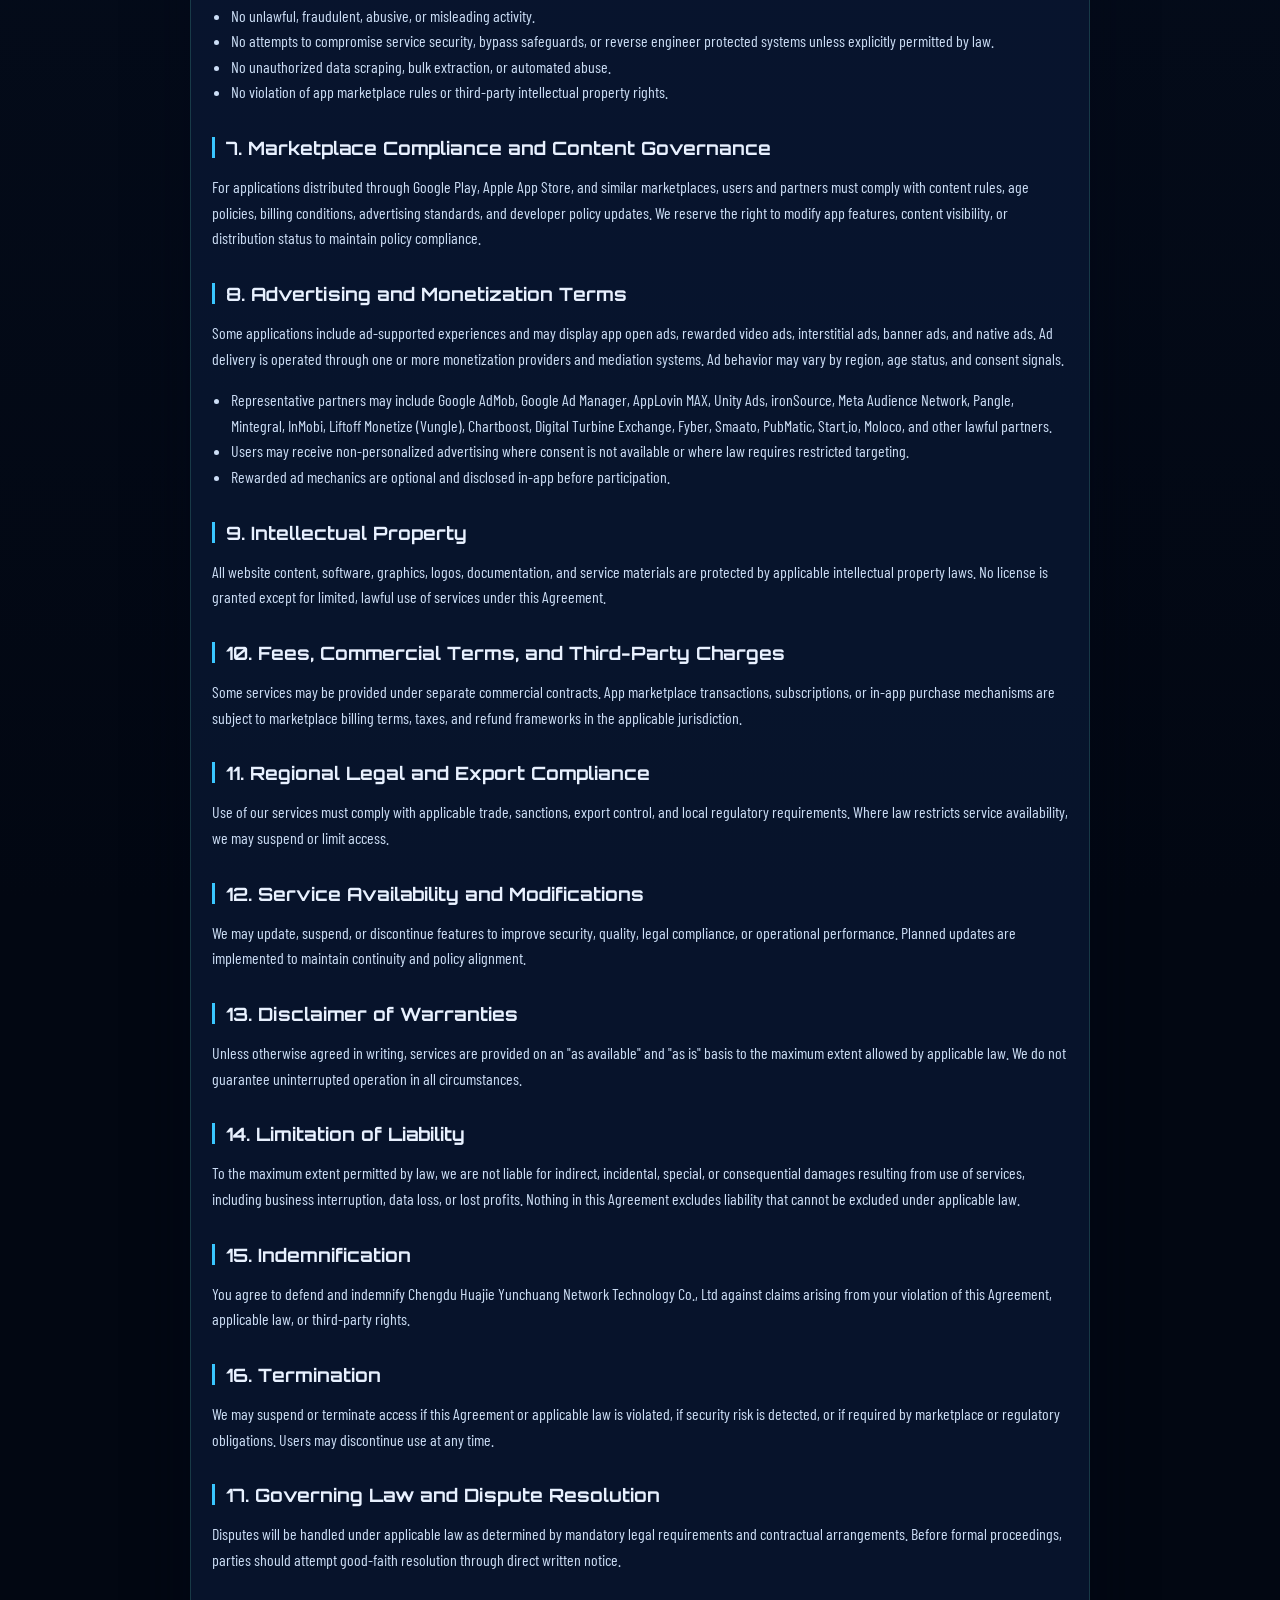
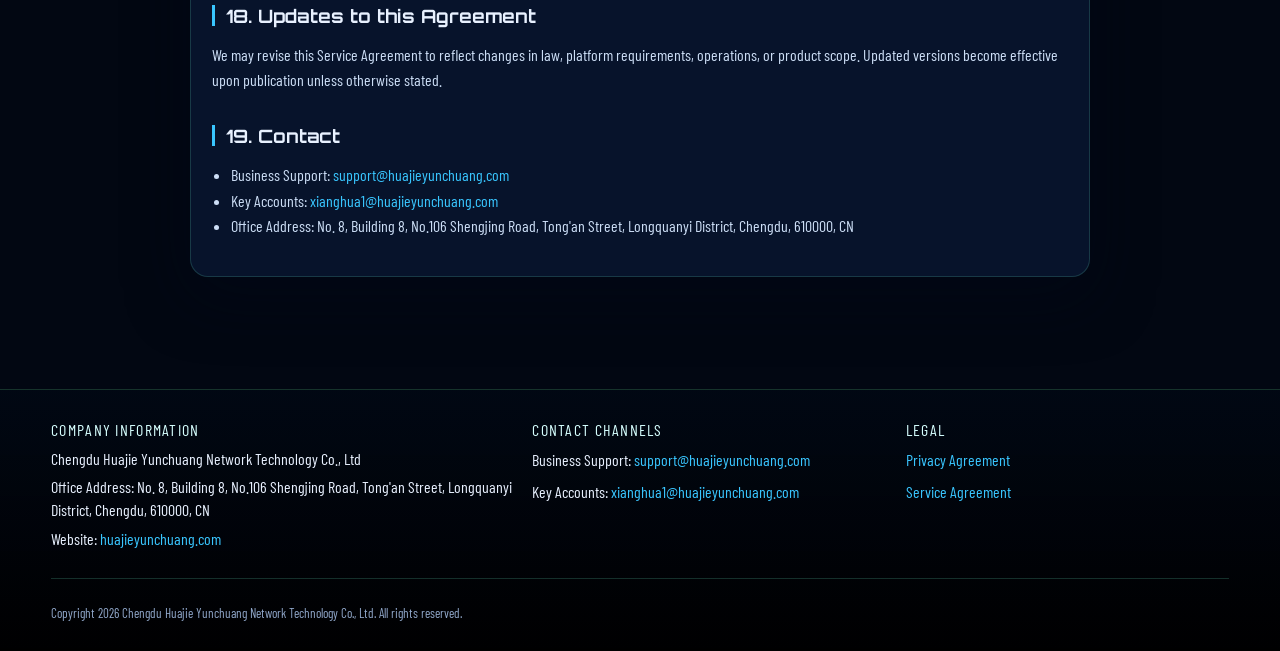
<file: terms.html>
<!doctype html>
<html lang="en">
<head>
  <meta charset="utf-8">
  <meta http-equiv="x-ua-compatible" content="ie=edge">
  <meta name="viewport" content="width=device-width, initial-scale=1">
  <title>Service Agreement | Chengdu Huajie Yunchuang Network Technology Co., Ltd</title>
  <meta name="description" content="Service Agreement for Chengdu Huajie Yunchuang website, digital services, and mobile applications distributed through global app marketplaces.">
  <meta name="robots" content="index,follow,max-image-preview:large,max-snippet:-1,max-video-preview:-1">
  <link rel="canonical" href="https://huajieyunchuang.com/terms.html">
  <meta property="og:type" content="article">
  <meta property="og:title" content="Service Agreement | Huajie Yunchuang">
  <meta property="og:description" content="Terms governing use of our website, software services, and mobile applications.">
  <meta property="og:url" content="https://huajieyunchuang.com/terms.html">
  <meta property="og:image" content="https://huajieyunchuang.com/images/hero-services.png">
  <link rel="icon" href="images/logo.svg" type="image/svg+xml">
  <link rel="stylesheet" href="css/style.css">
</head>
<body>
  <header class="topbar">
    <div class="container topbar-inner">
      <a class="brand" href="index.html" aria-label="Go to homepage">
        <img src="images/logo.svg" alt="Huajie Yunchuang logo" width="42" height="42">
        <span>Huajie Yunchuang</span>
      </a>
      <nav aria-label="Main navigation">
        <button class="nav-toggle" data-nav-toggle aria-label="Open navigation menu">Menu</button>
        <ul class="nav-list" data-nav-list>
          <li><a href="index.html">Home</a></li>
          <li><a href="services.html">Business Services</a></li>
          <li><a href="culture.html">Corporate Culture</a></li>
          <li><a href="news.html">Corporate News</a></li>
          <li><a href="contact.html">Contact Us</a></li>
        </ul>
      </nav>
    </div>
  </header>

  <main class="section">
    <article class="container legal card reveal is-visible">
      <p class="kicker">Service Agreement</p>
      <h1>Service Agreement for Website, Applications, and Related Services</h1>
      <p><strong>Effective Date:</strong> 2026-05-13</p>
      <p><strong>Company:</strong> Chengdu Huajie Yunchuang Network Technology Co., Ltd</p>
      <p><strong>Office Address:</strong> No. 8, Building 8, No.106 Shengjing Road, Tong'an Street, Longquanyi District, Chengdu, 610000, CN</p>
      <p><strong>Website:</strong> <a href="https://huajieyunchuang.com" rel="noopener">huajieyunchuang.com</a></p>

      <h2>1. Acceptance of Terms</h2>
      <p>By accessing this website, using our services, or installing our mobile applications, you agree to this Service Agreement and related legal notices, including the Privacy Agreement.</p>

      <h2>2. Service Portfolio Covered by this Agreement</h2>
      <p>This Agreement applies to services and applications related to the following business activities:</p>
      <ul>
        <li>Internet sales</li>
        <li>Technical services</li>
        <li>Technology development</li>
        <li>Technology consulting</li>
        <li>Technical exchange</li>
        <li>Technology transfer</li>
        <li>Technology promotion</li>
        <li>Computer software and hardware retail, including auxiliary equipment</li>
        <li>Daily sundries, furniture, home appliances, apparel, luggage, cosmetics, and jewelry retail</li>
        <li>Enterprise management consulting</li>
        <li>Marketing planning</li>
        <li>Advertising design and agency</li>
        <li>Graphic design and production</li>
        <li>Information system operation and maintenance services</li>
      </ul>

      <h2>3. Mobile Management Applications and Store Distribution</h2>
      <p>We provide mobile management applications as part of our service system for enterprise operations and analytics. Our applications may be distributed through Google Play, Apple App Store, and additional lawful channels. Users must comply with the terms and policies of the relevant app marketplace in addition to this Agreement.</p>

      <h2>4. Eligibility, Age, and Capacity</h2>
      <p>You must have legal capacity under applicable law to use our services. If local law sets a minimum age for digital consent or contractual participation, you must meet that requirement. If you are under the required age, a parent or legal guardian must provide consent where permitted by law.</p>

      <h2>5. Account and Information Accuracy</h2>
      <p>If you create an account or submit contact information, you must provide accurate and current data. You are responsible for maintaining account security and notifying us of unauthorized access.</p>

      <h2>6. Acceptable Use</h2>
      <ul>
        <li>No unlawful, fraudulent, abusive, or misleading activity.</li>
        <li>No attempts to compromise service security, bypass safeguards, or reverse engineer protected systems unless explicitly permitted by law.</li>
        <li>No unauthorized data scraping, bulk extraction, or automated abuse.</li>
        <li>No violation of app marketplace rules or third-party intellectual property rights.</li>
      </ul>

      <h2>7. Marketplace Compliance and Content Governance</h2>
      <p>For applications distributed through Google Play, Apple App Store, and similar marketplaces, users and partners must comply with content rules, age policies, billing conditions, advertising standards, and developer policy updates. We reserve the right to modify app features, content visibility, or distribution status to maintain policy compliance.</p>

      <h2>8. Advertising and Monetization Terms</h2>
      <p>Some applications include ad-supported experiences and may display app open ads, rewarded video ads, interstitial ads, banner ads, and native ads. Ad delivery is operated through one or more monetization providers and mediation systems. Ad behavior may vary by region, age status, and consent signals.</p>
      <ul>
        <li>Representative partners may include Google AdMob, Google Ad Manager, AppLovin MAX, Unity Ads, ironSource, Meta Audience Network, Pangle, Mintegral, InMobi, Liftoff Monetize (Vungle), Chartboost, Digital Turbine Exchange, Fyber, Smaato, PubMatic, Start.io, Moloco, and other lawful partners.</li>
        <li>Users may receive non-personalized advertising where consent is not available or where law requires restricted targeting.</li>
        <li>Rewarded ad mechanics are optional and disclosed in-app before participation.</li>
      </ul>

      <h2>9. Intellectual Property</h2>
      <p>All website content, software, graphics, logos, documentation, and service materials are protected by applicable intellectual property laws. No license is granted except for limited, lawful use of services under this Agreement.</p>

      <h2>10. Fees, Commercial Terms, and Third-Party Charges</h2>
      <p>Some services may be provided under separate commercial contracts. App marketplace transactions, subscriptions, or in-app purchase mechanisms are subject to marketplace billing terms, taxes, and refund frameworks in the applicable jurisdiction.</p>

      <h2>11. Regional Legal and Export Compliance</h2>
      <p>Use of our services must comply with applicable trade, sanctions, export control, and local regulatory requirements. Where law restricts service availability, we may suspend or limit access.</p>

      <h2>12. Service Availability and Modifications</h2>
      <p>We may update, suspend, or discontinue features to improve security, quality, legal compliance, or operational performance. Planned updates are implemented to maintain continuity and policy alignment.</p>

      <h2>13. Disclaimer of Warranties</h2>
      <p>Unless otherwise agreed in writing, services are provided on an "as available" and "as is" basis to the maximum extent allowed by applicable law. We do not guarantee uninterrupted operation in all circumstances.</p>

      <h2>14. Limitation of Liability</h2>
      <p>To the maximum extent permitted by law, we are not liable for indirect, incidental, special, or consequential damages resulting from use of services, including business interruption, data loss, or lost profits. Nothing in this Agreement excludes liability that cannot be excluded under applicable law.</p>

      <h2>15. Indemnification</h2>
      <p>You agree to defend and indemnify Chengdu Huajie Yunchuang Network Technology Co., Ltd against claims arising from your violation of this Agreement, applicable law, or third-party rights.</p>

      <h2>16. Termination</h2>
      <p>We may suspend or terminate access if this Agreement or applicable law is violated, if security risk is detected, or if required by marketplace or regulatory obligations. Users may discontinue use at any time.</p>

      <h2>17. Governing Law and Dispute Resolution</h2>
      <p>Disputes will be handled under applicable law as determined by mandatory legal requirements and contractual arrangements. Before formal proceedings, parties should attempt good-faith resolution through direct written notice.</p>

      <h2>18. Updates to this Agreement</h2>
      <p>We may revise this Service Agreement to reflect changes in law, platform requirements, operations, or product scope. Updated versions become effective upon publication unless otherwise stated.</p>

      <h2>19. Contact</h2>
      <ul>
        <li>Business Support: <a href="mailto:support@huajieyunchuang.com">support@huajieyunchuang.com</a></li>
        <li>Key Accounts: <a href="mailto:xianghua1@huajieyunchuang.com">xianghua1@huajieyunchuang.com</a></li>
        <li>Office Address: No. 8, Building 8, No.106 Shengjing Road, Tong'an Street, Longquanyi District, Chengdu, 610000, CN</li>
      </ul>
    </article>
  </main>

  <footer>
    <div class="container footer-grid">
      <div>
        <p class="footer-title">Company Information</p>
        <p>Chengdu Huajie Yunchuang Network Technology Co., Ltd</p>
        <p class="contact-row">Office Address: No. 8, Building 8, No.106 Shengjing Road, Tong'an Street, Longquanyi District, Chengdu, 610000, CN</p>
        <p class="contact-row">Website: <a href="https://huajieyunchuang.com" rel="noopener">huajieyunchuang.com</a></p>
      </div>
      <div>
        <p class="footer-title">Contact Channels</p>
        <ul class="footer-links">
          <li>Business Support: <a href="mailto:support@huajieyunchuang.com">support@huajieyunchuang.com</a></li>
          <li>Key Accounts: <a href="mailto:xianghua1@huajieyunchuang.com">xianghua1@huajieyunchuang.com</a></li>
        </ul>
      </div>
      <div>
        <p class="footer-title">Legal</p>
        <ul class="footer-links">
          <li><a href="privacy.html">Privacy Agreement</a></li>
          <li><a href="terms.html">Service Agreement</a></li>
        </ul>
      </div>
    </div>
    <div class="container subfooter">
      <p>Copyright 2026 Chengdu Huajie Yunchuang Network Technology Co., Ltd. All rights reserved.</p>
    </div>
  </footer>

  <script src="js/main.js" defer></script>
</body>
</html>
</file>
<file: css/style.css>
@import url('https://fonts.googleapis.com/css2?family=Barlow+Condensed:wght@400;500;600;700&family=Orbitron:wght@500;700&display=swap');

/* Global Theme */
:root {
  --bg-0: #020712;
  --bg-1: #071226;
  --bg-2: #0b1a36;
  --line: #1e3359;
  --card: rgba(10, 25, 53, 0.74);
  --text: #e8f1ff;
  --muted: #a9bddb;
  --accent: #39c6ff;
  --accent-2: #71ffd4;
  --danger: #ff5f7d;
  --shadow: 0 18px 60px rgba(1, 8, 23, 0.5);
  --radius: 18px;
  --max: 1240px;
}

* {
  box-sizing: border-box;
}

html {
  scroll-behavior: smooth;
}

body {
  margin: 0;
  font-family: "Barlow Condensed", "Trebuchet MS", sans-serif;
  color: var(--text);
  background:
    radial-gradient(900px 480px at 10% 0%, rgba(57, 198, 255, 0.2), transparent 60%),
    radial-gradient(900px 500px at 90% 10%, rgba(113, 255, 212, 0.15), transparent 60%),
    linear-gradient(180deg, var(--bg-1) 0%, var(--bg-0) 65%);
  min-height: 100vh;
  line-height: 1.6;
  overflow-x: hidden;
}

body::before {
  content: "";
  position: fixed;
  inset: 0;
  pointer-events: none;
  background-image:
    linear-gradient(rgba(255, 255, 255, 0.03) 1px, transparent 1px),
    linear-gradient(90deg, rgba(255, 255, 255, 0.03) 1px, transparent 1px);
  background-size: 34px 34px;
  mask-image: linear-gradient(180deg, transparent, black 15%, black 85%, transparent);
  z-index: -1;
}

a {
  color: var(--accent);
  text-decoration: none;
}

a:hover {
  color: var(--accent-2);
}

.container {
  width: min(var(--max), 92%);
  margin: 0 auto;
}

.topbar {
  position: sticky;
  top: 0;
  z-index: 50;
  backdrop-filter: blur(12px);
  background: rgba(2, 12, 30, 0.72);
  border-bottom: 1px solid rgba(113, 255, 212, 0.22);
}

.topbar-inner {
  height: 82px;
  display: flex;
  align-items: center;
  justify-content: space-between;
  gap: 1rem;
}

.brand {
  display: flex;
  align-items: center;
  gap: 0.75rem;
  color: #fff;
  font-weight: 700;
  letter-spacing: 0.05em;
  text-transform: uppercase;
}

.brand img {
  width: 42px;
  height: 42px;
}

.nav-toggle {
  display: none;
  border: 1px solid var(--line);
  background: transparent;
  color: var(--text);
  padding: 0.55rem 0.7rem;
  border-radius: 10px;
}

.nav-list {
  display: flex;
  list-style: none;
  gap: 1.1rem;
  margin: 0;
  padding: 0;
}

.nav-list a {
  color: #d9e8ff;
  font-size: 0.95rem;
  font-weight: 600;
  letter-spacing: 0.03em;
  text-transform: uppercase;
  padding-bottom: 0.3rem;
  border-bottom: 2px solid transparent;
}

.nav-list a.active,
.nav-list a:hover {
  border-bottom-color: var(--accent);
}

.hero {
  position: relative;
  padding: 8rem 0 5.5rem;
  overflow: hidden;
}

.hero::after {
  content: "";
  position: absolute;
  right: -160px;
  top: -120px;
  width: 520px;
  height: 520px;
  background: radial-gradient(circle, rgba(57, 198, 255, 0.35), transparent 65%);
  filter: blur(14px);
  animation: floatOrb 9s ease-in-out infinite;
  pointer-events: none;
}

@keyframes floatOrb {
  0%,
  100% { transform: translateY(0px) scale(1); }
  50% { transform: translateY(22px) scale(1.08); }
}

.hero-grid {
  display: grid;
  grid-template-columns: 1.2fr 1fr;
  gap: 2rem;
  align-items: center;
}

.kicker {
  color: var(--accent-2);
  text-transform: uppercase;
  letter-spacing: 0.12em;
  font-weight: 700;
  font-size: 0.82rem;
}

h1,
h2,
h3,
h4 {
  font-family: "Orbitron", "Barlow Condensed", sans-serif;
  line-height: 1.15;
  margin: 0.3rem 0 1rem;
}

h1 {
  font-size: clamp(2rem, 3.9vw, 4rem);
  max-width: 18ch;
}

.lead {
  color: var(--muted);
  max-width: 66ch;
}

.btn-row {
  display: flex;
  gap: 0.9rem;
  margin-top: 1.6rem;
  flex-wrap: wrap;
}

.btn {
  display: inline-flex;
  align-items: center;
  gap: 0.5rem;
  border-radius: 999px;
  border: 1px solid transparent;
  padding: 0.75rem 1.2rem;
  font-weight: 700;
  letter-spacing: 0.03em;
  text-transform: uppercase;
  font-size: 0.85rem;
  transition: transform 0.25s ease, box-shadow 0.25s ease;
}

.btn:hover {
  transform: translateY(-2px);
}

.btn-primary {
  background: linear-gradient(120deg, #1dc6ff, #63ffd2);
  color: #03202f;
  box-shadow: 0 10px 30px rgba(57, 198, 255, 0.35);
}

.btn-secondary {
  border-color: rgba(113, 255, 212, 0.55);
  color: #d7fff4;
  background: rgba(0, 0, 0, 0.2);
}

.hero-media img {
  width: 100%;
  border-radius: var(--radius);
  border: 1px solid rgba(113, 255, 212, 0.2);
  box-shadow: var(--shadow);
  transform: perspective(1000px) rotateY(-8deg) rotateX(2deg);
  transition: transform 0.5s ease;
}

.hero-media img:hover {
  transform: perspective(1000px) rotateY(-2deg) rotateX(1deg) scale(1.01);
}

.section {
  padding: 5rem 0;
}

.section-alt {
  background: linear-gradient(180deg, rgba(10, 27, 57, 0.68), rgba(2, 9, 24, 0.68));
  border-top: 1px solid rgba(113, 255, 212, 0.15);
  border-bottom: 1px solid rgba(113, 255, 212, 0.15);
}

.section-head {
  display: flex;
  justify-content: space-between;
  align-items: flex-end;
  gap: 1rem;
  margin-bottom: 2rem;
}

.section-head p {
  margin: 0;
  color: var(--muted);
  max-width: 56ch;
}

.grid-3 {
  display: grid;
  grid-template-columns: repeat(3, minmax(0, 1fr));
  gap: 1.2rem;
}

.grid-2 {
  display: grid;
  grid-template-columns: repeat(2, minmax(0, 1fr));
  gap: 1.2rem;
}

.card {
  background: var(--card);
  border: 1px solid rgba(113, 255, 212, 0.16);
  border-radius: var(--radius);
  padding: 1.3rem;
  box-shadow: var(--shadow);
  position: relative;
  overflow: hidden;
}

.card::before {
  content: "";
  position: absolute;
  inset: 0;
  background: linear-gradient(130deg, rgba(57, 198, 255, 0.12), transparent 45%, rgba(113, 255, 212, 0.1));
  opacity: 0;
  transition: opacity 0.3s ease;
  pointer-events: none;
}

.card:hover::before {
  opacity: 1;
}

.icon {
  width: 38px;
  height: 38px;
  margin-bottom: 0.5rem;
}

.badges {
  display: flex;
  flex-wrap: wrap;
  gap: 0.6rem;
}

.badge {
  border: 1px solid rgba(113, 255, 212, 0.4);
  color: #d4fff3;
  padding: 0.3rem 0.62rem;
  border-radius: 999px;
  font-size: 0.78rem;
}

.metrics {
  display: grid;
  grid-template-columns: repeat(4, minmax(0, 1fr));
  gap: 1rem;
}

.metric {
  text-align: center;
  padding: 1.2rem 0.9rem;
  background: rgba(4, 20, 45, 0.72);
  border: 1px solid rgba(57, 198, 255, 0.25);
  border-radius: 14px;
}

.metric strong {
  display: block;
  font-size: clamp(1.5rem, 3vw, 2.35rem);
  color: #c0f3ff;
}

.metric span {
  font-size: 0.85rem;
  color: var(--muted);
}

.value-grid {
  display: grid;
  grid-template-columns: repeat(2, minmax(0, 1fr));
  gap: 1.2rem;
}

.plain-list {
  margin: 0.2rem 0 0;
  padding-left: 1.1rem;
  color: #cfe2ff;
}

.plain-list li {
  margin: 0.45rem 0;
}

.faq-grid {
  display: grid;
  grid-template-columns: repeat(2, minmax(0, 1fr));
  gap: 1.2rem;
}

.faq-grid details {
  padding: 0;
}

.faq-grid summary {
  list-style: none;
  cursor: pointer;
  padding: 1.2rem 1.2rem 0.8rem;
  font-family: "Orbitron", "Barlow Condensed", sans-serif;
  color: #def2ff;
  font-size: 1rem;
  letter-spacing: 0.01em;
}

.faq-grid summary::-webkit-details-marker {
  display: none;
}

.faq-grid details p {
  margin: 0;
  padding: 0 1.2rem 1.2rem;
  color: #bfd4f3;
}

.cta-panel {
  margin-top: 1.4rem;
  border: 1px solid rgba(113, 255, 212, 0.28);
  border-radius: var(--radius);
  padding: 1.5rem;
  background: linear-gradient(120deg, rgba(29, 198, 255, 0.15), rgba(113, 255, 212, 0.12));
  box-shadow: var(--shadow);
}

.cta-panel h3 {
  margin-bottom: 0.4rem;
}

.cta-panel p {
  margin: 0;
  color: #d6ebff;
}

.timeline {
  position: relative;
  margin: 1rem 0;
  padding-left: 1.6rem;
}

.timeline::before {
  content: "";
  position: absolute;
  left: 0.45rem;
  top: 0;
  bottom: 0;
  width: 2px;
  background: linear-gradient(#39c6ff, #71ffd4);
}

.timeline-item {
  margin-bottom: 1.2rem;
  position: relative;
}

.timeline-item::before {
  content: "";
  position: absolute;
  left: -1.28rem;
  top: 0.45rem;
  width: 10px;
  height: 10px;
  border-radius: 50%;
  background: var(--accent-2);
  box-shadow: 0 0 0 6px rgba(113, 255, 212, 0.12);
}

.news-list {
  display: grid;
  gap: 1rem;
}

.news-item {
  display: grid;
  grid-template-columns: 130px 1fr;
  gap: 1rem;
  align-items: center;
  border: 1px solid rgba(113, 255, 212, 0.14);
  padding: 0.9rem;
  border-radius: 12px;
  background: rgba(6, 17, 36, 0.85);
}

.news-item time {
  font-weight: 700;
  color: #a0e4ff;
  font-size: 0.9rem;
}

.contact-grid {
  display: grid;
  grid-template-columns: 1fr 1fr;
  gap: 1.2rem;
}

.contact-metrics {
  margin-top: 0.7rem;
}

.contact-form {
  margin-top: 0.8rem;
  display: grid;
  gap: 0.6rem;
}

.contact-form label {
  font-weight: 600;
  color: #d8ebff;
  letter-spacing: 0.02em;
}

.contact-form input,
.contact-form select,
.contact-form textarea {
  width: 100%;
  border-radius: 10px;
  border: 1px solid rgba(113, 255, 212, 0.3);
  background: rgba(6, 17, 36, 0.9);
  color: #e6f1ff;
  padding: 0.7rem 0.75rem;
  font: inherit;
}

.contact-form input:focus,
.contact-form select:focus,
.contact-form textarea:focus {
  outline: 2px solid rgba(57, 198, 255, 0.35);
  outline-offset: 1px;
}

.contact-form button {
  margin-top: 0.4rem;
  justify-content: center;
}

.contact-faq {
  grid-template-columns: 1fr;
  margin-top: 0.6rem;
}

.contact-faq details {
  border: 1px solid rgba(113, 255, 212, 0.16);
  background: rgba(6, 17, 36, 0.8);
}

.contact-row {
  margin: 0.65rem 0;
}

.map-box img {
  width: 100%;
  height: 100%;
  min-height: 280px;
  object-fit: cover;
  border-radius: 14px;
  border: 1px solid rgba(113, 255, 212, 0.2);
}

.reveal {
  opacity: 0;
  transform: translateY(16px);
  transition: opacity 0.8s ease, transform 0.8s ease;
}

.reveal.is-visible {
  opacity: 1;
  transform: translateY(0);
}

.delay-1 { transition-delay: 0.1s; }
.delay-2 { transition-delay: 0.2s; }
.delay-3 { transition-delay: 0.3s; }

footer {
  margin-top: 2rem;
  background: linear-gradient(180deg, rgba(1, 8, 20, 0.8), rgba(0, 0, 0, 0.95));
  border-top: 1px solid rgba(113, 255, 212, 0.2);
}

.footer-grid {
  display: grid;
  grid-template-columns: 1.3fr 1fr 0.9fr;
  gap: 0.9rem;
  padding: 1.4rem 0;
}

.footer-grid p {
  margin: 0.35rem 0;
  line-height: 1.45;
}

.footer-title {
  text-transform: uppercase;
  letter-spacing: 0.08em;
  color: #d6ffff;
  margin-bottom: 0.45rem;
}

.footer-links {
  list-style: none;
  margin: 0;
  padding: 0;
  display: grid;
  gap: 0.45rem;
}

.subfooter {
  border-top: 1px solid rgba(113, 255, 212, 0.18);
  padding: 0.65rem 0 0.9rem;
  color: #90a8cb;
  font-size: 0.82rem;
}

.legal {
  max-width: 900px;
  margin: 0 auto;
}

.legal h1 {
  max-width: none;
  font-size: clamp(1.8rem, 3.6vw, 3rem);
}

.legal h2 {
  font-size: 1.15rem;
  margin-top: 2rem;
  border-left: 3px solid var(--accent);
  padding-left: 0.7rem;
}

.legal p,
.legal li {
  color: #ccdef6;
}

.legal ul {
  padding-left: 1.2rem;
}

@media (max-width: 1080px) {
  .hero-grid,
  .grid-3,
  .grid-2,
  .value-grid,
  .faq-grid,
  .contact-grid,
  .metrics,
  .footer-grid {
    grid-template-columns: 1fr;
  }

  .hero {
    padding-top: 6.2rem;
  }

  .hero-media img {
    transform: none;
  }
}

@media (max-width: 860px) {
  .topbar-inner {
    height: auto;
    min-height: 72px;
    padding: 0.6rem 0;
  }

  .nav-toggle {
    display: inline-flex;
  }

  nav {
    position: relative;
  }

  .nav-list {
    position: absolute;
    right: 0;
    top: calc(100% + 0.6rem);
    width: min(320px, 86vw);
    background: rgba(5, 18, 43, 0.97);
    border: 1px solid rgba(113, 255, 212, 0.28);
    border-radius: 14px;
    padding: 0.8rem;
    flex-direction: column;
    transform: translateY(-8px);
    opacity: 0;
    visibility: hidden;
    transition: all 0.25s ease;
  }

  .nav-list.open {
    opacity: 1;
    visibility: visible;
    transform: translateY(0);
  }

  .news-item {
    grid-template-columns: 1fr;
  }

  .contact-form button {
    width: 100%;
  }
}
</file>
